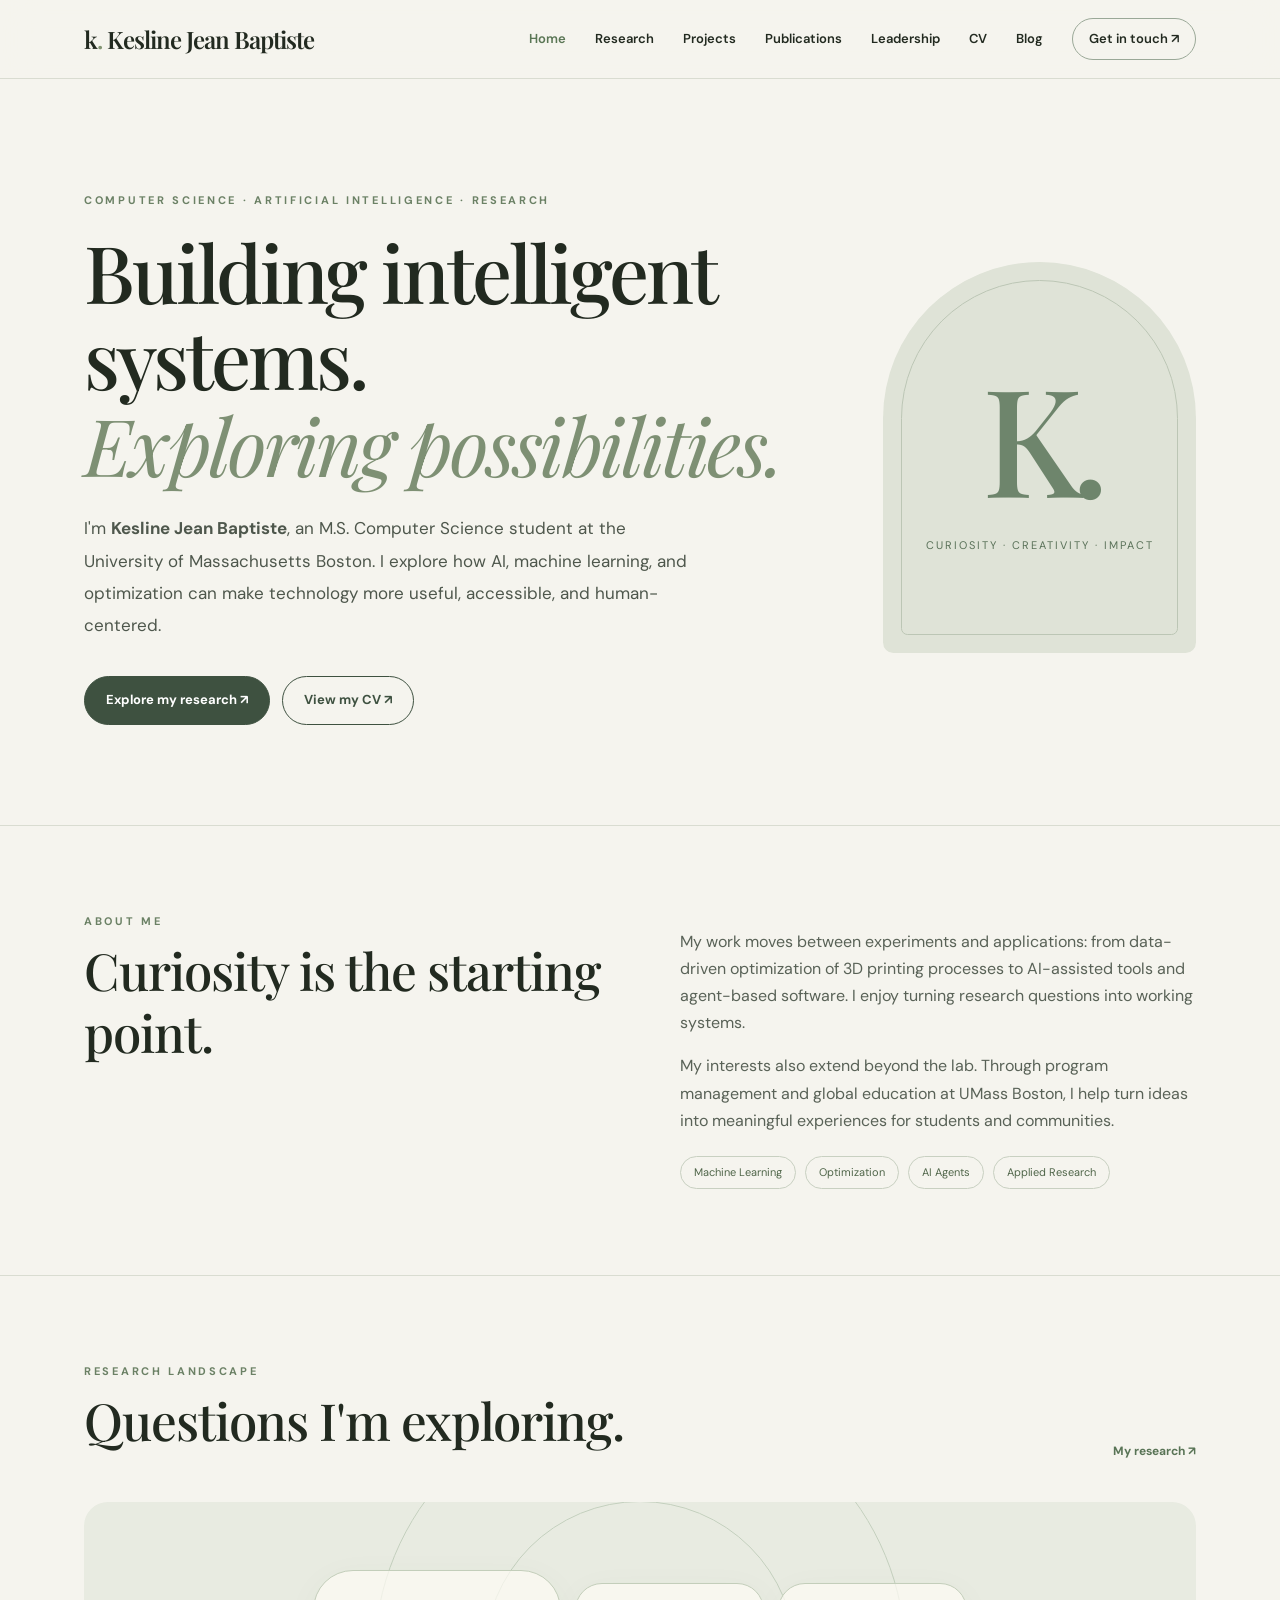
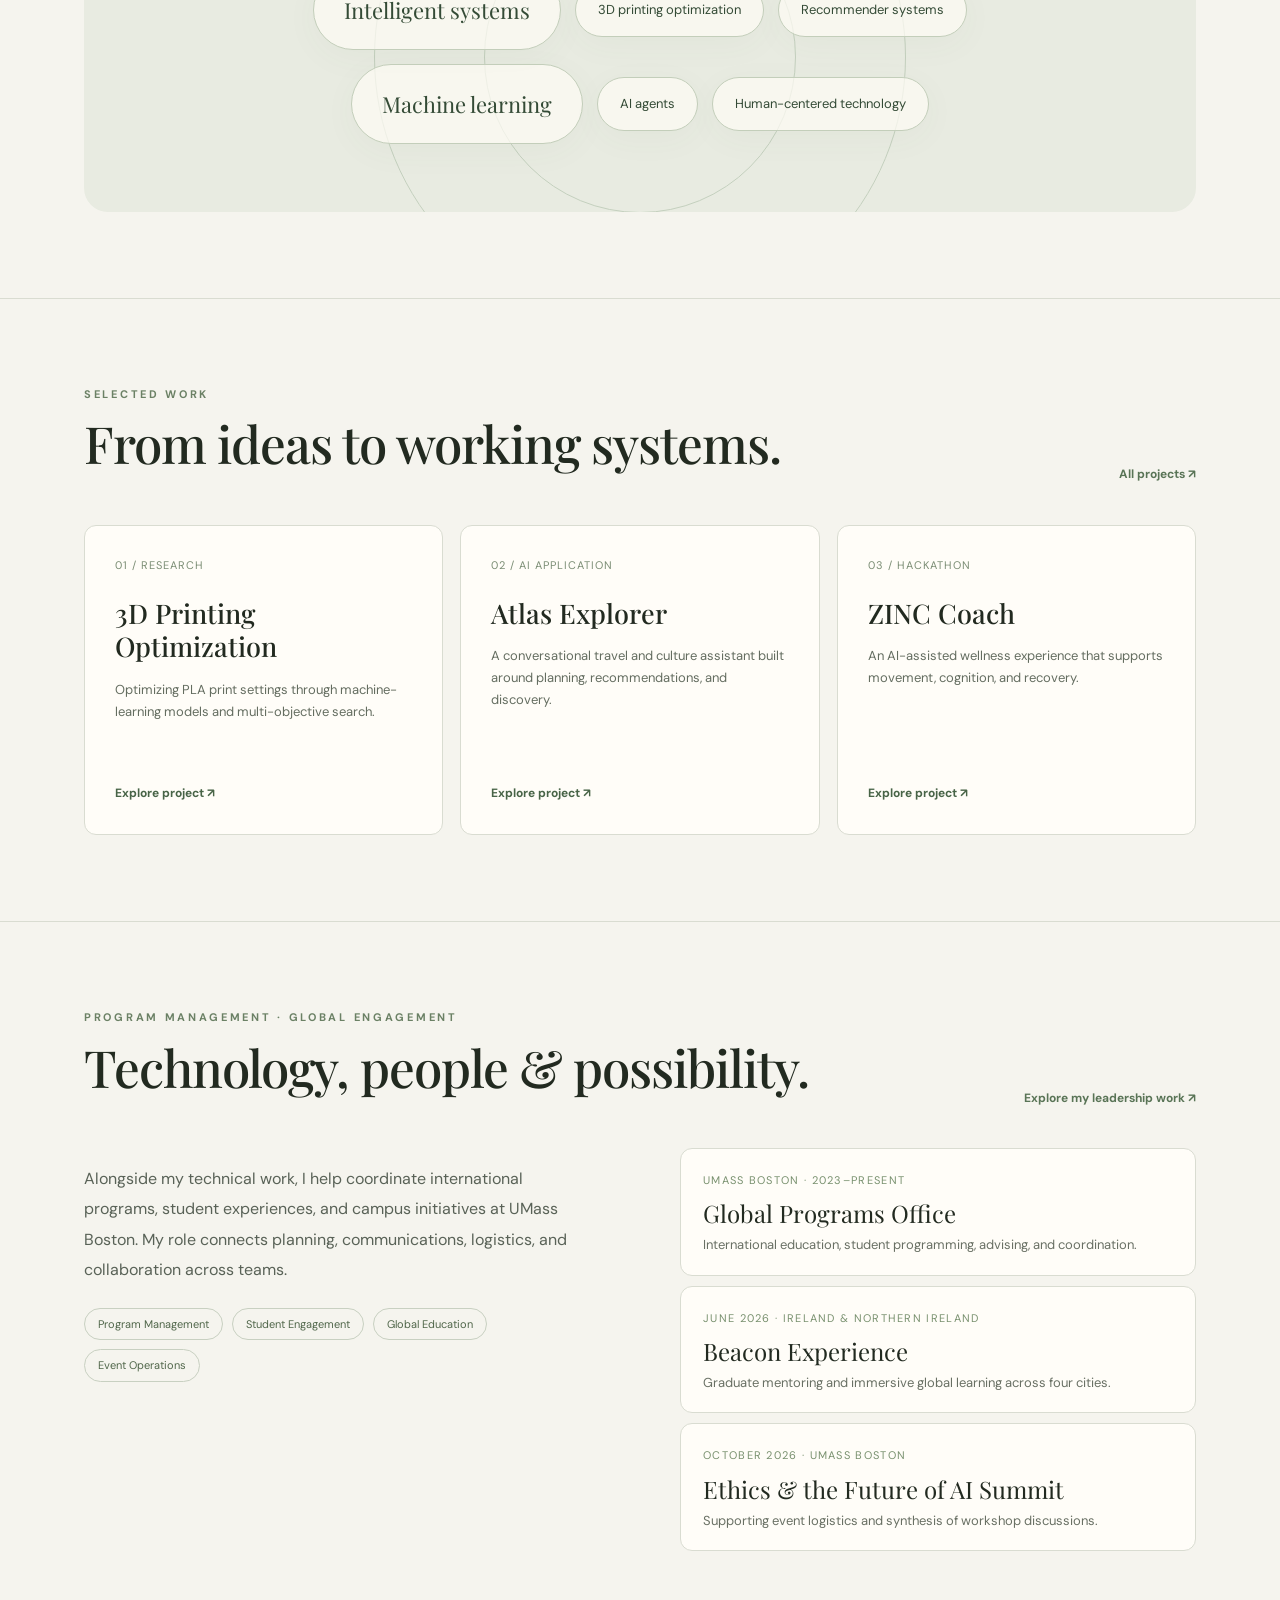
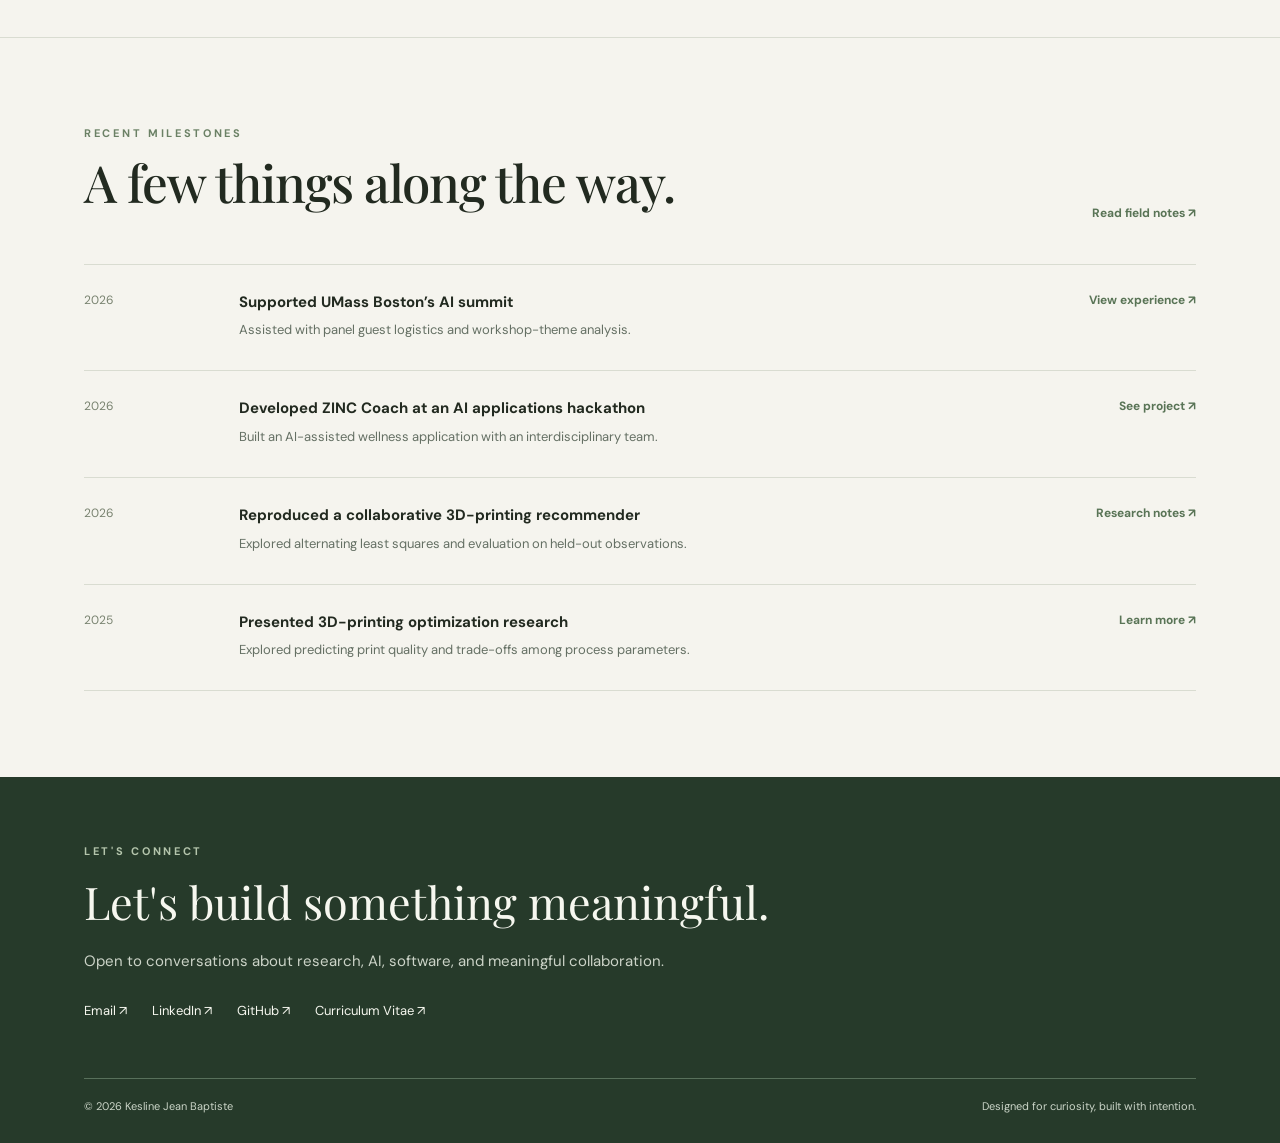
<file: index.html>
<!DOCTYPE html>

<html lang="en"><head><meta charset="utf-8"/><meta content="width=device-width,initial-scale=1" name="viewport"/><meta content="Kesline Jean Baptiste — AI, machine learning, optimization and software engineering researcher and developer." name="description"/><meta content="#f5f4ee" name="theme-color"/><title>Kesline Jean Baptiste | AI &amp; Computer Science</title><link href="assets/style.css" rel="stylesheet"/></head><body><header class="nav"><div class="nav-inner"><a class="brand" href="index.html">k<span>.</span> Kesline Jean Baptiste</a><button aria-label="Toggle navigation" class="menu-btn">☰</button><nav aria-label="Main navigation" class="nav-links"><a class="active" href="index.html">Home</a><a class="" href="research.html">Research</a><a class="" href="projects.html">Projects</a><a class="" href="publications.html">Publications</a><a href="leadership.html">Leadership</a><a class="" href="cv.html">CV</a><a class="" href="blog.html">Blog</a><a class="contact" href="mailto:YOUR_EMAIL@example.com">Get in touch ↗</a></nav></div></header><main><div class="container"><section class="hero"><div><div class="eyebrow">COMPUTER SCIENCE · ARTIFICIAL INTELLIGENCE · RESEARCH</div><h1>Building intelligent systems.<br/><em>Exploring possibilities.</em></h1><p class="lead">I'm <strong>Kesline Jean Baptiste</strong>, an M.S. Computer Science student at the University of Massachusetts Boston. I explore how AI, machine learning, and optimization can make technology more useful, accessible, and human-centered.</p><div class="hero-actions"><a class="btn" href="research.html">Explore my research ↗</a><a class="btn secondary" href="cv.html">View my CV ↗</a></div></div><div aria-label="Stylized monogram artwork" class="portrait-block"><span class="monogram">K.</span><span class="portrait-note">Curiosity · Creativity · Impact</span></div></section></div><section class="section"><div class="container"><div class="intro-columns"><div><div class="eyebrow">ABOUT ME</div><h2 class="section-title">Curiosity is the starting point.</h2></div><div><p>My work moves between experiments and applications: from data-driven optimization of 3D printing processes to AI-assisted tools and agent-based software. I enjoy turning research questions into working systems.</p><p>My interests also extend beyond the lab. Through program management and global education at UMass Boston, I help turn ideas into meaningful experiences for students and communities.</p><div class="pill-row"><span class="pill">Machine Learning</span><span class="pill">Optimization</span><span class="pill">AI Agents</span><span class="pill">Applied Research</span></div></div></div></div></section><section class="section"><div class="container"><div class="section-top"><div><div class="eyebrow">RESEARCH LANDSCAPE</div><h2>Questions I'm exploring.</h2></div><a class="small-link" href="research.html">My research ↗</a></div><div class="landscape"><div class="landscape-inner"><a class="bubble lg" href="research.html">Intelligent systems</a><a class="bubble" href="research.html#optimization">3D printing optimization</a><a class="bubble" href="research.html#recommenders">Recommender systems</a><a class="bubble lg" href="research.html#ml">Machine learning</a><a class="bubble" href="projects.html">AI agents</a><a class="bubble" href="projects.html">Human-centered technology</a></div></div></div></section><section class="section"><div class="container"><div class="section-top"><div><div class="eyebrow">SELECTED WORK</div><h2>From ideas to working systems.</h2></div><a class="small-link" href="projects.html">All projects ↗</a></div><div class="cards"><a class="card" href="research.html#optimization"><div class="card-num">01 / RESEARCH</div><h3>3D Printing Optimization</h3><p>Optimizing PLA print settings through machine-learning models and multi-objective search.</p><span class="more">Explore project ↗</span></a><a class="card" href="projects.html#atlas"><div class="card-num">02 / AI APPLICATION</div><h3>Atlas Explorer</h3><p>A conversational travel and culture assistant built around planning, recommendations, and discovery.</p><span class="more">Explore project ↗</span></a><a class="card" href="projects.html#zinc"><div class="card-num">03 / HACKATHON</div><h3>ZINC Coach</h3><p>An AI-assisted wellness experience that supports movement, cognition, and recovery.</p><span class="more">Explore project ↗</span></a></div></div></section><section class="section" id="global-engagement"><div class="container"><div class="section-top"><div><div class="eyebrow">PROGRAM MANAGEMENT · GLOBAL ENGAGEMENT</div><h2>Technology, people &amp; possibility.</h2></div><a class="small-link" href="leadership.html">Explore my leadership work ↗</a></div><div class="intro-columns"><div><p class="lead">Alongside my technical work, I help coordinate international programs, student experiences, and campus initiatives at UMass Boston. My role connects planning, communications, logistics, and collaboration across teams.</p><div class="pill-row"><span class="pill">Program Management</span><span class="pill">Student Engagement</span><span class="pill">Global Education</span><span class="pill">Event Operations</span></div></div><div class="feature-stack"><a class="feature-link" href="leadership.html#global-programs"><span class="meta">UMASS BOSTON · 2023–PRESENT</span><h3>Global Programs Office</h3><p>International education, student programming, advising, and coordination.</p></a><a class="feature-link" href="leadership.html#ireland"><span class="meta">JUNE 2026 · IRELAND &amp; NORTHERN IRELAND</span><h3>Beacon Experience</h3><p>Graduate mentoring and immersive global learning across four cities.</p></a><a class="feature-link" href="leadership.html#ai-summit"><span class="meta">OCTOBER 2026 · UMASS BOSTON</span><h3>Ethics &amp; the Future of AI Summit</h3><p>Supporting event logistics and synthesis of workshop discussions.</p></a></div></div></div></section><section class="section"><div class="container"><div class="section-top"><div><div class="eyebrow">RECENT MILESTONES</div><h2>A few things along the way.</h2></div><a class="small-link" href="blog.html">Read field notes ↗</a></div><div class="timeline"><div class="timeline-row"><time>2026</time><div><strong>Supported UMass Boston’s AI summit</strong><p>Assisted with panel guest logistics and workshop-theme analysis.</p></div><a class="small-link" href="leadership.html#ai-summit">View experience ↗</a></div><div class="timeline-row"><time>2026</time><div><strong>Developed ZINC Coach at an AI applications hackathon</strong><p>Built an AI-assisted wellness application with an interdisciplinary team.</p></div><a class="small-link" href="projects.html#zinc">See project ↗</a></div><div class="timeline-row"><time>2026</time><div><strong>Reproduced a collaborative 3D-printing recommender</strong><p>Explored alternating least squares and evaluation on held-out observations.</p></div><a class="small-link" href="research.html#recommenders">Research notes ↗</a></div><div class="timeline-row"><time>2025</time><div><strong>Presented 3D-printing optimization research</strong><p>Explored predicting print quality and trade-offs among process parameters.</p></div><a class="small-link" href="research.html#optimization">Learn more ↗</a></div></div></div></section></main><footer class="footer"><div class="container"><div class="eyebrow" style="color:#b4c5ac">LET'S CONNECT</div><h2>Let's build something meaningful.</h2><p>Open to conversations about research, AI, software, and meaningful collaboration.</p><div class="footer-links"><a href="mailto:YOUR_EMAIL@example.com">Email ↗</a><a href="https://www.linkedin.com/in/ACoAAC0dOpMBU0cs8Mscuj_RD8gCt-ywckI0emI" rel="noopener" target="_blank">LinkedIn ↗</a><a href="https://github.com/Kesline" rel="noopener" target="_blank">GitHub ↗</a><a href="cv.html">Curriculum Vitae ↗</a></div><div class="footer-bottom"><span>© 2026 Kesline Jean Baptiste</span><span>Designed for curiosity, built with intention.</span></div></div></footer><script src="assets/script.js"></script></body></html>
</file>
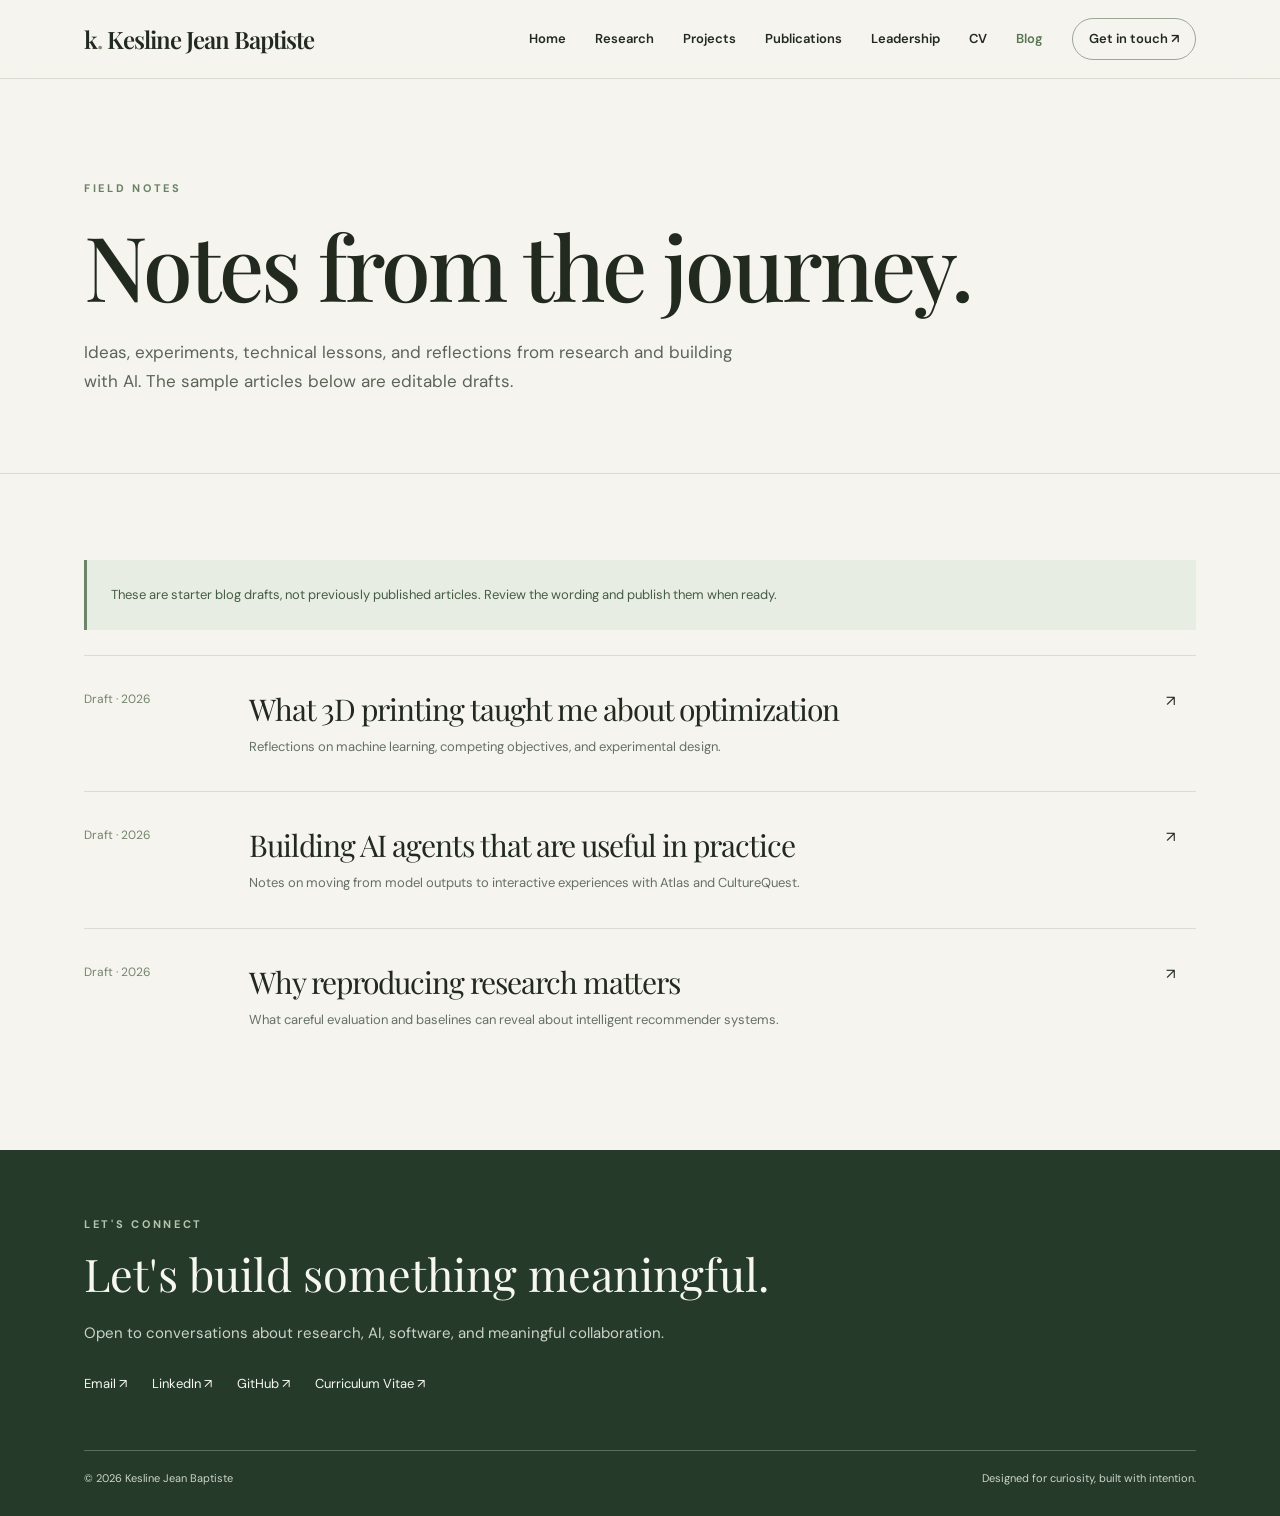
<file: blog.html>
<!DOCTYPE html>
<html lang="en"><head><meta charset="utf-8"/><meta content="width=device-width,initial-scale=1" name="viewport"/><meta content="Kesline Jean Baptiste — AI, machine learning, optimization and software engineering researcher and developer." name="description"/><meta content="#f5f4ee" name="theme-color"/><title>Blog | AI &amp; Computer Science</title><link href="assets/style.css" rel="stylesheet"/></head><body><header class="nav"><div class="nav-inner"><a class="brand" href="index.html">k<span>.</span> Kesline Jean Baptiste</a><button aria-label="Toggle navigation" class="menu-btn">☰</button><nav aria-label="Main navigation" class="nav-links"><a class="" href="index.html">Home</a><a class="" href="research.html">Research</a><a class="" href="projects.html">Projects</a><a class="" href="publications.html">Publications</a><a href="leadership.html">Leadership</a><a class="" href="cv.html">CV</a><a class="active" href="blog.html">Blog</a><a class="contact" href="mailto:YOUR_EMAIL@example.com">Get in touch ↗</a></nav></div></header><main><div class="container"><header class="page-head"><div class="eyebrow">FIELD NOTES</div><h1>Notes from the journey.</h1><p>Ideas, experiments, technical lessons, and reflections from research and building with AI. The sample articles below are editable drafts.</p></header></div><section class="section"><div class="container"><div class="notice" style="margin-bottom:25px">These are starter blog drafts, not previously published articles. Review the wording and publish them when ready.</div><a class="post-row" href="blog/optimization.html"><time>Draft · 2026</time><div><h2>What 3D printing taught me about optimization</h2><p>Reflections on machine learning, competing objectives, and experimental design.</p></div><span>↗</span></a><a class="post-row" href="blog/agents.html"><time>Draft · 2026</time><div><h2>Building AI agents that are useful in practice</h2><p>Notes on moving from model outputs to interactive experiences with Atlas and CultureQuest.</p></div><span>↗</span></a><a class="post-row" href="blog/reproducibility.html"><time>Draft · 2026</time><div><h2>Why reproducing research matters</h2><p>What careful evaluation and baselines can reveal about intelligent recommender systems.</p></div><span>↗</span></a></div></section></main><footer class="footer"><div class="container"><div class="eyebrow" style="color:#b4c5ac">LET'S CONNECT</div><h2>Let's build something meaningful.</h2><p>Open to conversations about research, AI, software, and meaningful collaboration.</p><div class="footer-links"><a href="mailto:YOUR_EMAIL@example.com">Email ↗</a><a href="https://www.linkedin.com/in/ACoAAC0dOpMBU0cs8Mscuj_RD8gCt-ywckI0emI" rel="noopener" target="_blank">LinkedIn ↗</a><a href="https://github.com/Kesline" rel="noopener" target="_blank">GitHub ↗</a><a href="cv.html">Curriculum Vitae ↗</a></div><div class="footer-bottom"><span>© 2026 Kesline Jean Baptiste</span><span>Designed for curiosity, built with intention.</span></div></div></footer><script src="assets/script.js"></script></body></html>
</file>
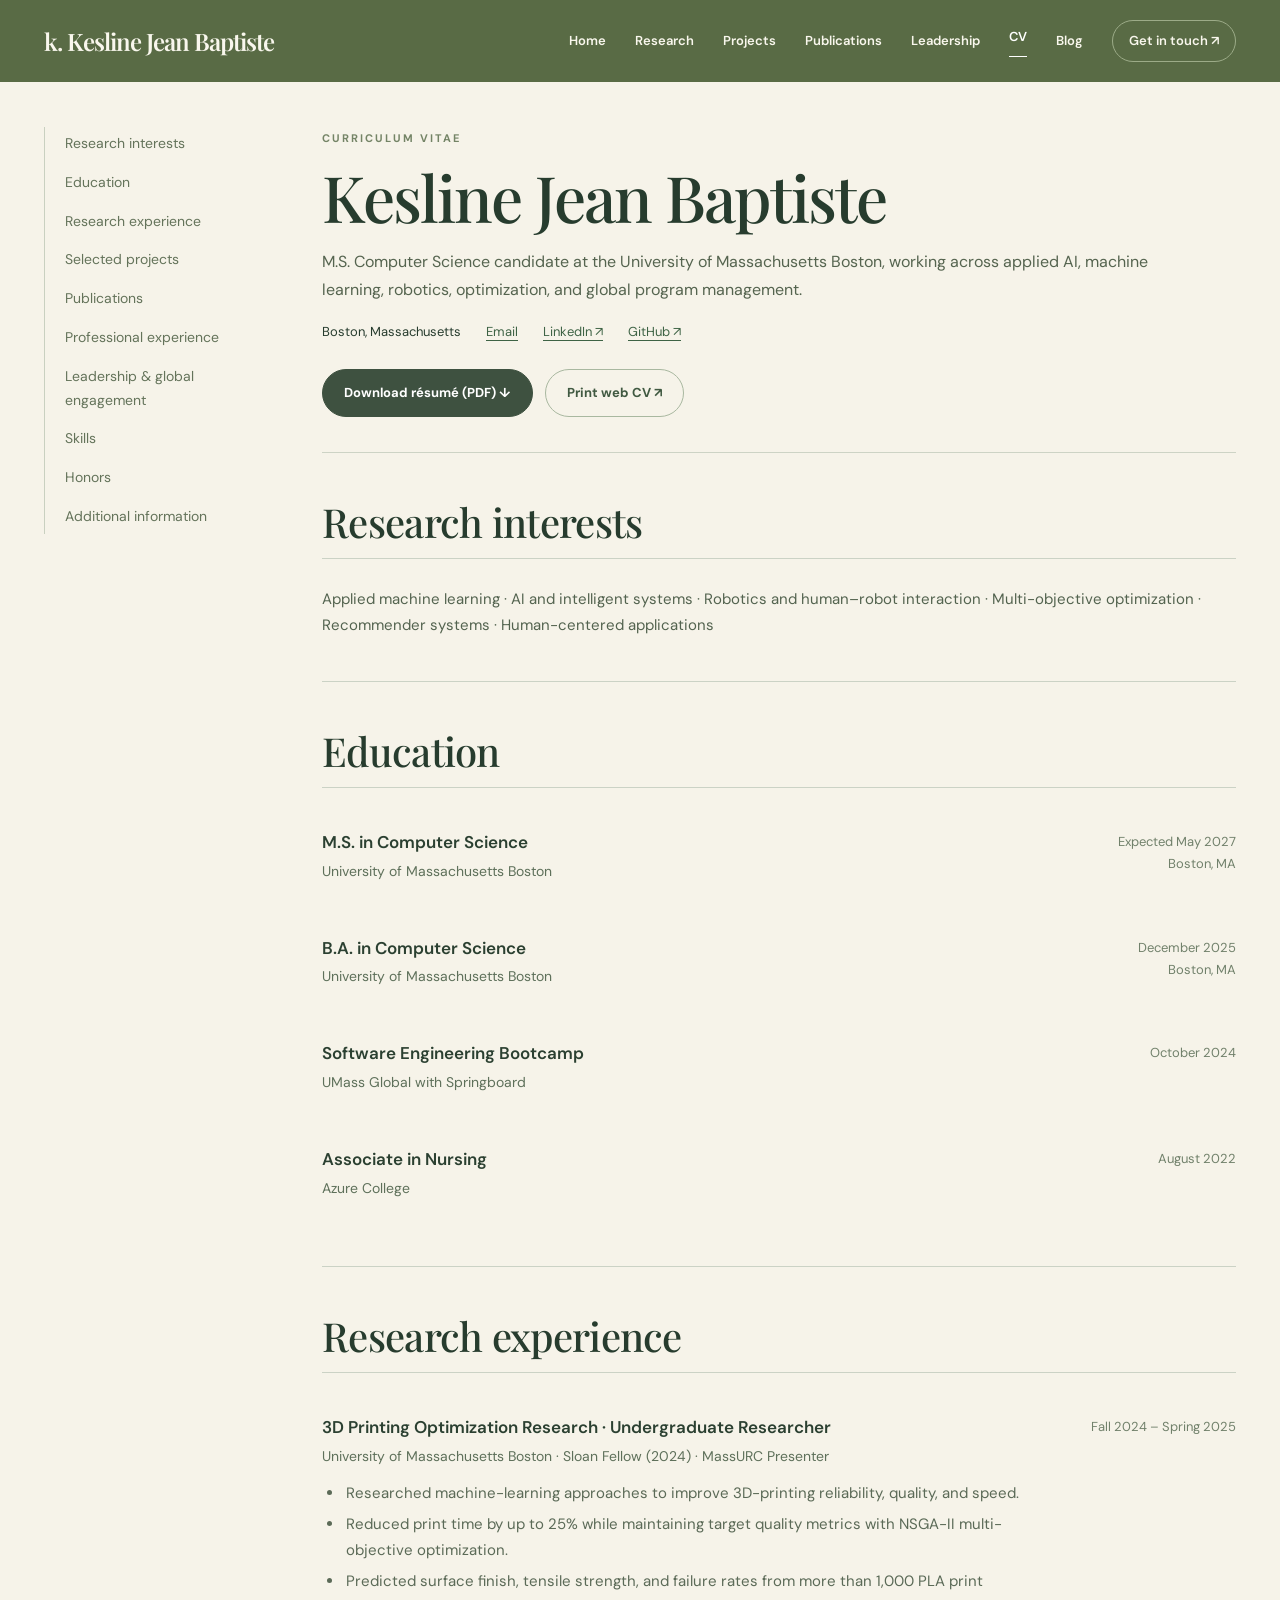
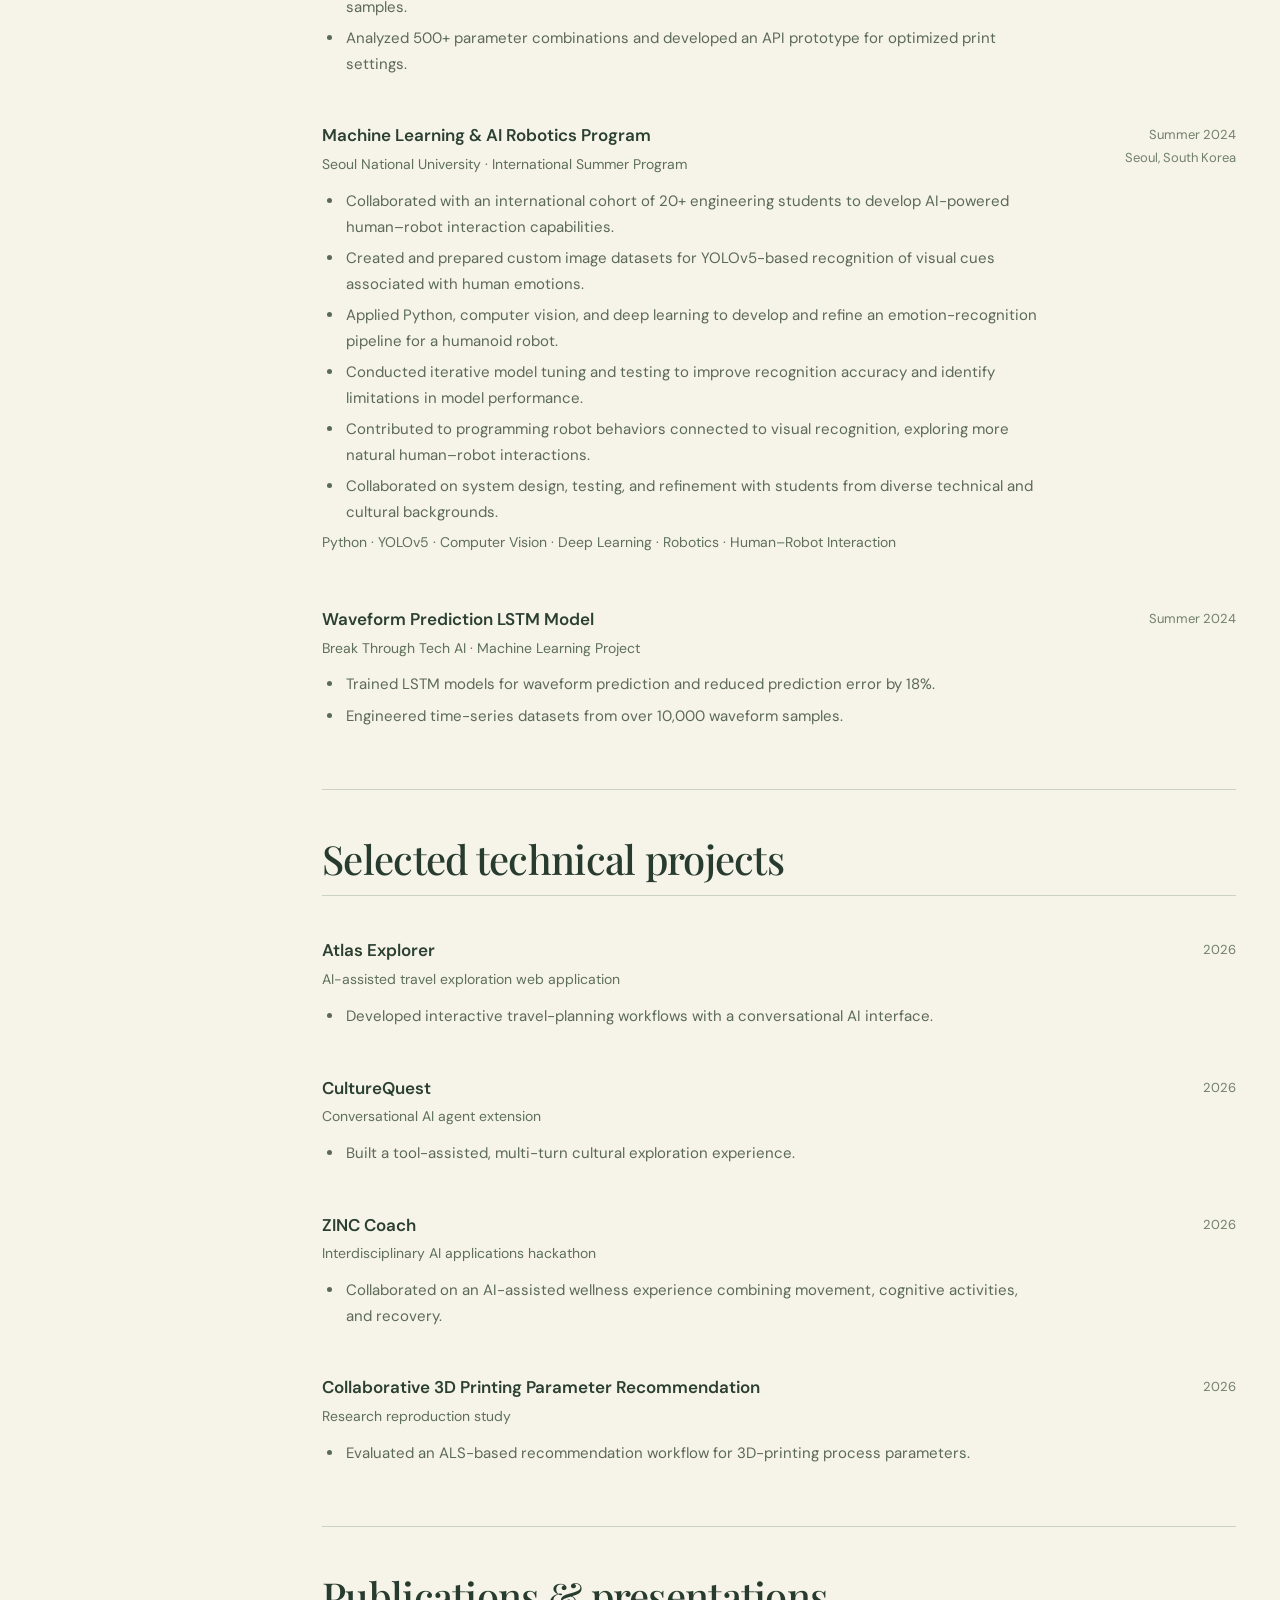
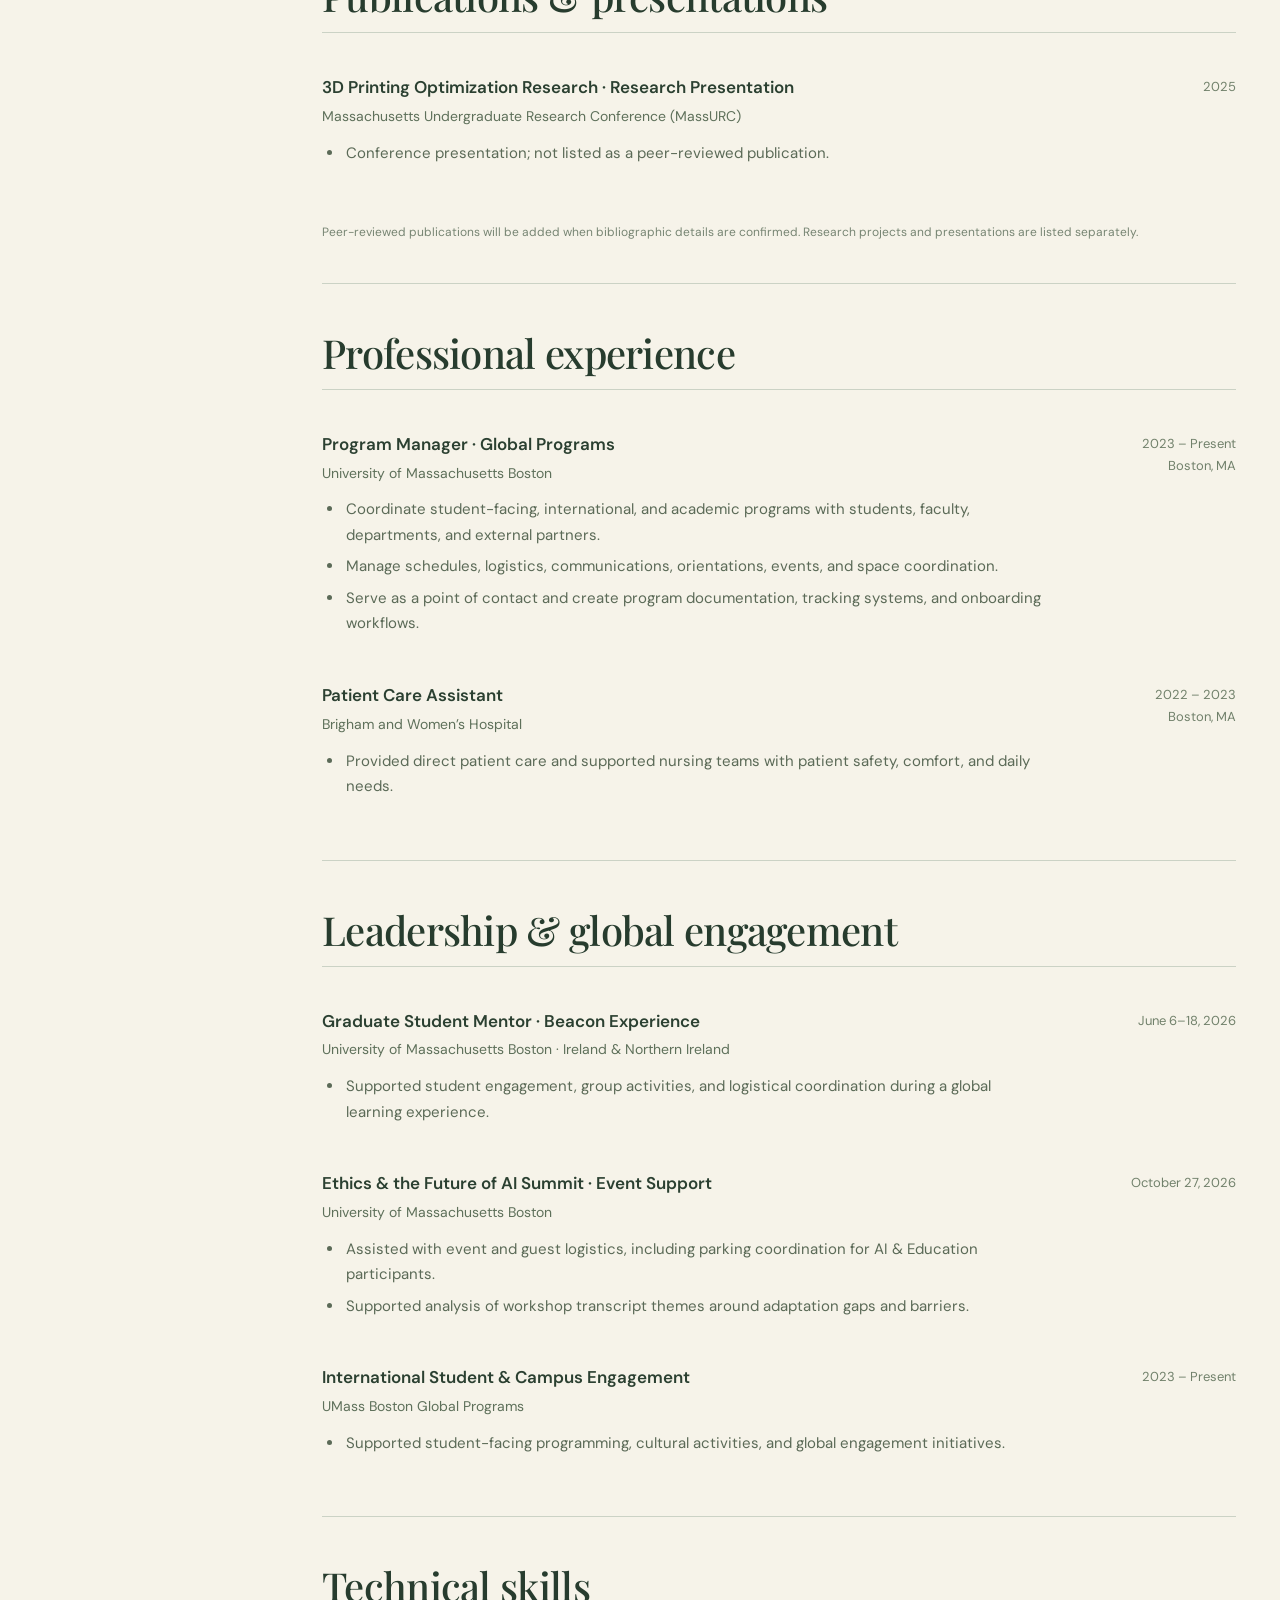
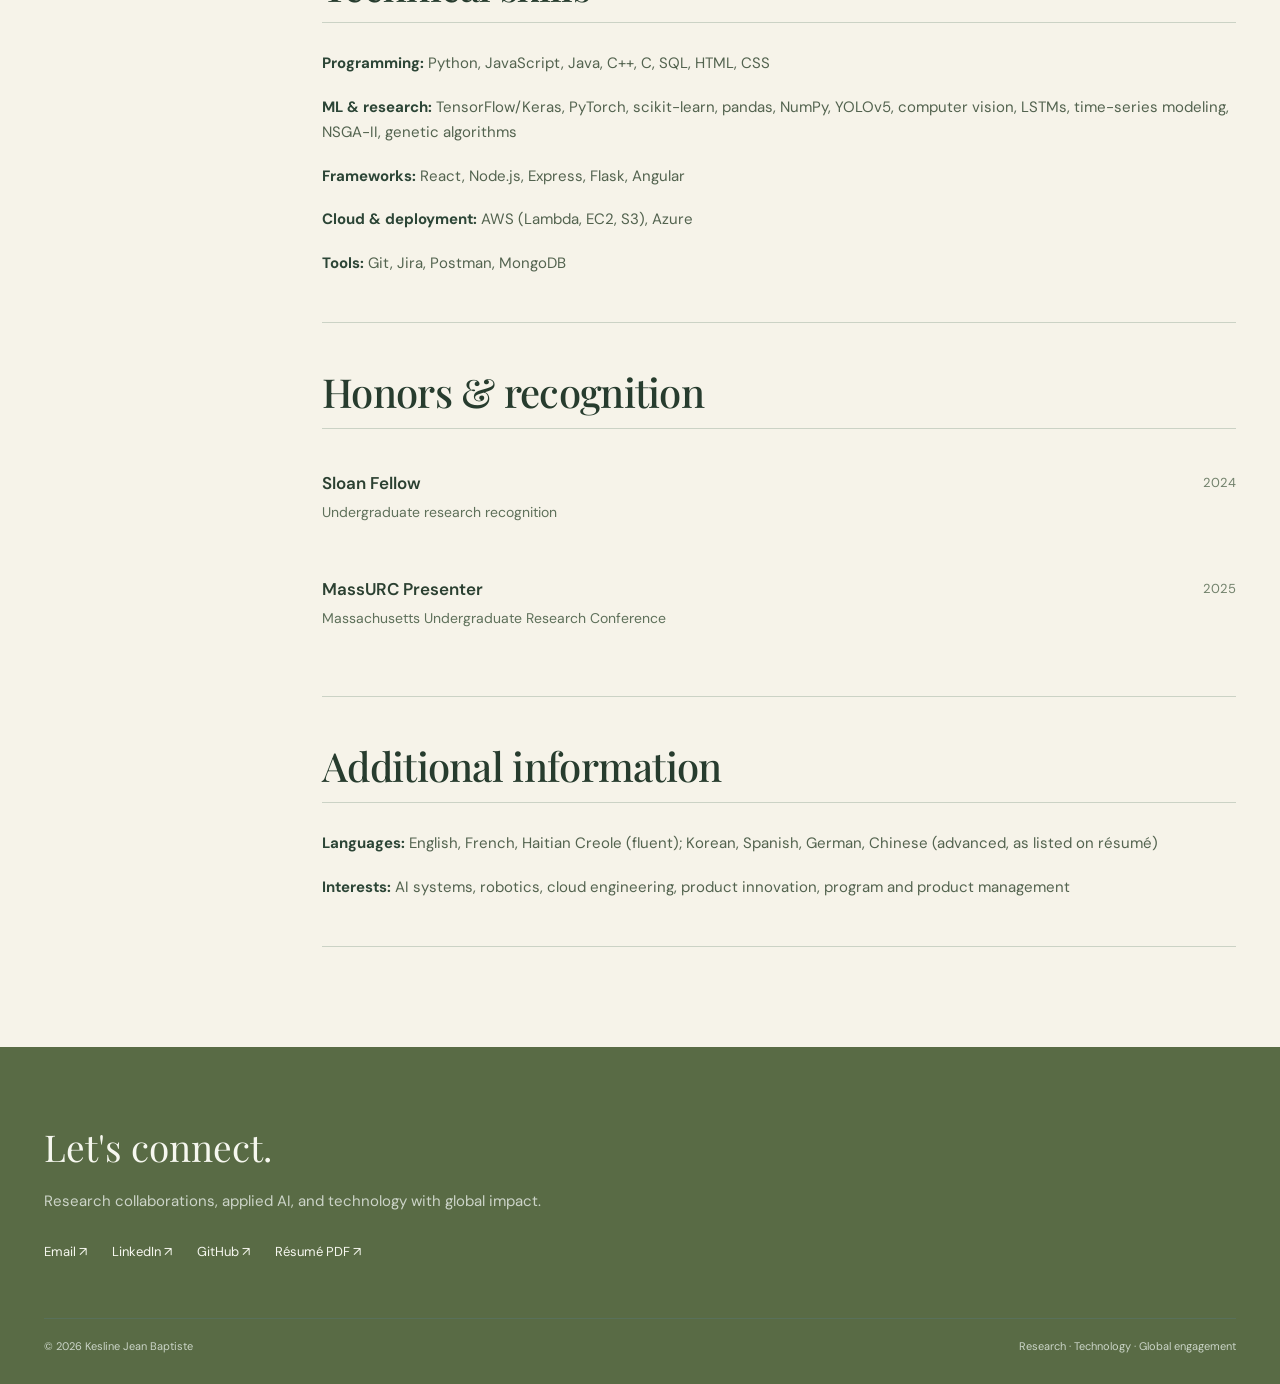
<file: cv.html>
<!DOCTYPE html><html lang="en"><head><meta charset="utf-8"><meta name="viewport" content="width=device-width,initial-scale=1"><meta name="description" content="Kesline Jean Baptiste - academic CV, research, program management and leadership"><title>CV | Kesline Jean Baptiste</title><link rel="stylesheet" href="assets/style.css"></head>
<body class="cv-page"><header class="nav"><div class="nav-inner"><a class="brand" href="index.html">k<span>.</span> Kesline Jean Baptiste</a><button aria-label="Toggle navigation" class="menu-btn">☰</button><nav aria-label="Main navigation" class="nav-links"><a href="index.html">Home</a><a href="research.html">Research</a><a href="projects.html">Projects</a><a href="publications.html">Publications</a><a href="leadership.html">Leadership</a><a class="active" href="cv.html">CV</a><a href="blog.html">Blog</a><a class="contact" href="mailto:diogenekeslin@gmail.com">Get in touch ↗</a></nav></div></header>
<main class="cv-layout"><aside class="cv-sidebar" aria-label="CV section navigation"><div class="cv-sidebar-inner"><a href="#interests">Research interests</a><a href="#education">Education</a><a href="#research">Research experience</a><a href="#projects">Selected projects</a><a href="#publications">Publications</a><a href="#professional">Professional experience</a><a href="#leadership">Leadership & global engagement</a><a href="#skills">Skills</a><a href="#honors">Honors</a><a href="#additional">Additional information</a></div></aside><div class="cv-content"><div class="cv-intro"><div class="cv-overline">Curriculum vitae</div><h1>Kesline Jean Baptiste</h1><p>M.S. Computer Science candidate at the University of Massachusetts Boston, working across applied AI, machine learning, robotics, optimization, and global program management.</p><div class="cv-contact-links"><span>Boston, Massachusetts</span><a href="mailto:diogenekeslin@gmail.com">Email</a><a href="https://www.linkedin.com/in/keslinejbaptiste" target="_blank" rel="noopener">LinkedIn ↗</a><a href="https://github.com/Kesline" target="_blank" rel="noopener">GitHub ↗</a></div><div class="cv-actions no-print"><a class="btn" href="assets/Kesline_Jean_Baptiste_CV.pdf" download>Download résumé (PDF) ↓</a><button type="button" class="btn secondary" onclick="window.print()">Print web CV ↗</button></div></div><section class="cv-group" id="interests"><h2>Research interests</h2><p class="text">Applied machine learning · AI and intelligent systems · Robotics and human–robot interaction · Multi-objective optimization · Recommender systems · Human-centered applications</p></section><section class="cv-group" id="education"><h2>Education</h2><article class="cv-record"><div><h3>M.S. in Computer Science</h3><p class="affiliation">University of Massachusetts Boston</p></div><div class="dates">Expected May 2027<div>Boston, MA</div></div></article><article class="cv-record"><div><h3>B.A. in Computer Science</h3><p class="affiliation">University of Massachusetts Boston</p></div><div class="dates">December 2025<div>Boston, MA</div></div></article><article class="cv-record"><div><h3>Software Engineering Bootcamp</h3><p class="affiliation">UMass Global with Springboard</p></div><div class="dates">October 2024</div></article><article class="cv-record"><div><h3>Associate in Nursing</h3><p class="affiliation">Azure College</p></div><div class="dates">August 2022</div></article></section><section class="cv-group" id="research"><h2>Research experience</h2><article class="cv-record"><div><h3>3D Printing Optimization Research · Undergraduate Researcher</h3><p class="affiliation">University of Massachusetts Boston · Sloan Fellow (2024) · MassURC Presenter</p><ul><li>Researched machine-learning approaches to improve 3D-printing reliability, quality, and speed.</li><li>Reduced print time by up to 25% while maintaining target quality metrics with NSGA-II multi-objective optimization.</li><li>Predicted surface finish, tensile strength, and failure rates from more than 1,000 PLA print samples.</li><li>Analyzed 500+ parameter combinations and developed an API prototype for optimized print settings.</li></ul></div><div class="dates">Fall 2024 – Spring 2025</div></article><article class="cv-record"><div><h3>Machine Learning &amp; AI Robotics Program</h3><p class="affiliation">Seoul National University · International Summer Program</p><ul><li>Collaborated with an international cohort of 20+ engineering students to develop AI-powered human–robot interaction capabilities.</li><li>Created and prepared custom image datasets for YOLOv5-based recognition of visual cues associated with human emotions.</li><li>Applied Python, computer vision, and deep learning to develop and refine an emotion-recognition pipeline for a humanoid robot.</li><li>Conducted iterative model tuning and testing to improve recognition accuracy and identify limitations in model performance.</li><li>Contributed to programming robot behaviors connected to visual recognition, exploring more natural human–robot interactions.</li><li>Collaborated on system design, testing, and refinement with students from diverse technical and cultural backgrounds.</li></ul><p class="affiliation">Python · YOLOv5 · Computer Vision · Deep Learning · Robotics · Human–Robot Interaction</p></div><div class="dates">Summer 2024<div>Seoul, South Korea</div></div></article><article class="cv-record"><div><h3>Waveform Prediction LSTM Model</h3><p class="affiliation">Break Through Tech AI · Machine Learning Project</p><ul><li>Trained LSTM models for waveform prediction and reduced prediction error by 18%.</li><li>Engineered time-series datasets from over 10,000 waveform samples.</li></ul></div><div class="dates">Summer 2024</div></article></section><section class="cv-group" id="projects"><h2>Selected technical projects</h2><article class="cv-record"><div><h3>Atlas Explorer</h3><p class="affiliation">AI-assisted travel exploration web application</p><ul><li>Developed interactive travel-planning workflows with a conversational AI interface.</li></ul></div><div class="dates">2026</div></article><article class="cv-record"><div><h3>CultureQuest</h3><p class="affiliation">Conversational AI agent extension</p><ul><li>Built a tool-assisted, multi-turn cultural exploration experience.</li></ul></div><div class="dates">2026</div></article><article class="cv-record"><div><h3>ZINC Coach</h3><p class="affiliation">Interdisciplinary AI applications hackathon</p><ul><li>Collaborated on an AI-assisted wellness experience combining movement, cognitive activities, and recovery.</li></ul></div><div class="dates">2026</div></article><article class="cv-record"><div><h3>Collaborative 3D Printing Parameter Recommendation</h3><p class="affiliation">Research reproduction study</p><ul><li>Evaluated an ALS-based recommendation workflow for 3D-printing process parameters.</li></ul></div><div class="dates">2026</div></article></section><section class="cv-group" id="publications"><h2>Publications & presentations</h2><article class="cv-record"><div><h3>3D Printing Optimization Research · Research Presentation</h3><p class="affiliation">Massachusetts Undergraduate Research Conference (MassURC)</p><ul><li>Conference presentation; not listed as a peer-reviewed publication.</li></ul></div><div class="dates">2025</div></article><p class="cv-footnote">Peer-reviewed publications will be added when bibliographic details are confirmed. Research projects and presentations are listed separately.</p></section><section class="cv-group" id="professional"><h2>Professional experience</h2><article class="cv-record"><div><h3>Program Manager · Global Programs</h3><p class="affiliation">University of Massachusetts Boston</p><ul><li>Coordinate student-facing, international, and academic programs with students, faculty, departments, and external partners.</li><li>Manage schedules, logistics, communications, orientations, events, and space coordination.</li><li>Serve as a point of contact and create program documentation, tracking systems, and onboarding workflows.</li></ul></div><div class="dates">2023 – Present<div>Boston, MA</div></div></article><article class="cv-record"><div><h3>Patient Care Assistant</h3><p class="affiliation">Brigham and Women’s Hospital</p><ul><li>Provided direct patient care and supported nursing teams with patient safety, comfort, and daily needs.</li></ul></div><div class="dates">2022 – 2023<div>Boston, MA</div></div></article></section><section class="cv-group" id="leadership"><h2>Leadership & global engagement</h2><article class="cv-record"><div><h3>Graduate Student Mentor · Beacon Experience</h3><p class="affiliation">University of Massachusetts Boston · Ireland &amp; Northern Ireland</p><ul><li>Supported student engagement, group activities, and logistical coordination during a global learning experience.</li></ul></div><div class="dates">June 6–18, 2026</div></article><article class="cv-record"><div><h3>Ethics &amp; the Future of AI Summit · Event Support</h3><p class="affiliation">University of Massachusetts Boston</p><ul><li>Assisted with event and guest logistics, including parking coordination for AI &amp; Education participants.</li><li>Supported analysis of workshop transcript themes around adaptation gaps and barriers.</li></ul></div><div class="dates">October 27, 2026</div></article><article class="cv-record"><div><h3>International Student &amp; Campus Engagement</h3><p class="affiliation">UMass Boston Global Programs</p><ul><li>Supported student-facing programming, cultural activities, and global engagement initiatives.</li></ul></div><div class="dates">2023 – Present</div></article></section><section class="cv-group" id="skills"><h2>Technical skills</h2><div class="cv-list">
<p><strong>Programming:</strong> Python, JavaScript, Java, C++, C, SQL, HTML, CSS</p>
<p><strong>ML & research:</strong> TensorFlow/Keras, PyTorch, scikit-learn, pandas, NumPy, YOLOv5, computer vision, LSTMs, time-series modeling, NSGA-II, genetic algorithms</p>
<p><strong>Frameworks:</strong> React, Node.js, Express, Flask, Angular</p>
<p><strong>Cloud & deployment:</strong> AWS (Lambda, EC2, S3), Azure</p>
<p><strong>Tools:</strong> Git, Jira, Postman, MongoDB</p></div></section><section class="cv-group" id="honors"><h2>Honors & recognition</h2><article class="cv-record"><div><h3>Sloan Fellow</h3><p class="affiliation">Undergraduate research recognition</p></div><div class="dates">2024</div></article><article class="cv-record"><div><h3>MassURC Presenter</h3><p class="affiliation">Massachusetts Undergraduate Research Conference</p></div><div class="dates">2025</div></article></section><section class="cv-group" id="additional"><h2>Additional information</h2><div class="cv-list"><p><strong>Languages:</strong> English, French, Haitian Creole (fluent); Korean, Spanish, German, Chinese (advanced, as listed on résumé)</p><p><strong>Interests:</strong> AI systems, robotics, cloud engineering, product innovation, program and product management</p></div></section></div></main>
<footer class="footer"><div class="container"><h2>Let's connect.</h2><p>Research collaborations, applied AI, and technology with global impact.</p><div class="footer-links"><a href="mailto:diogenekeslin@gmail.com">Email ↗</a><a href="https://www.linkedin.com/in/keslinejbaptiste" target="_blank" rel="noopener">LinkedIn ↗</a><a href="https://github.com/Kesline" target="_blank" rel="noopener">GitHub ↗</a><a href="assets/Kesline_Jean_Baptiste_CV.pdf">Résumé PDF ↗</a></div><div class="footer-bottom"><span>© 2026 Kesline Jean Baptiste</span><span>Research · Technology · Global engagement</span></div></div></footer><script src="assets/script.js"></script></body></html>
</file>
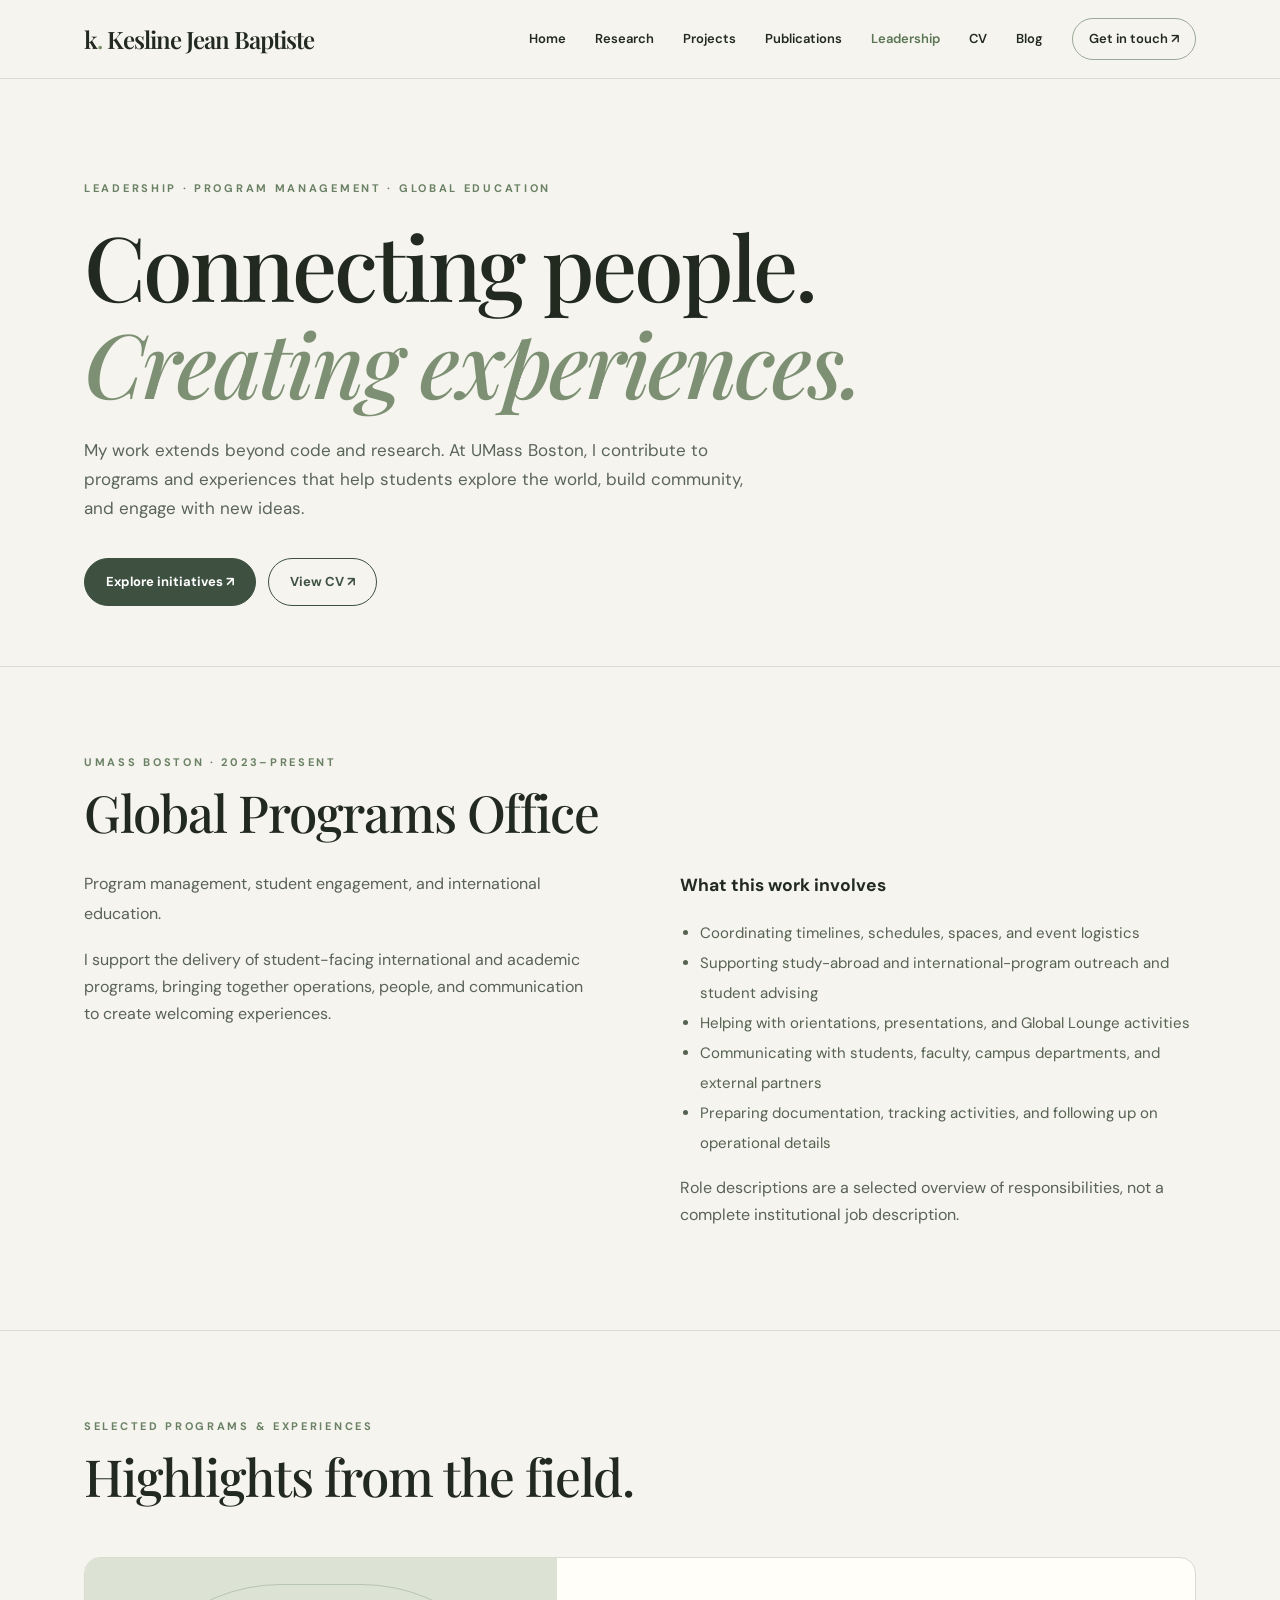
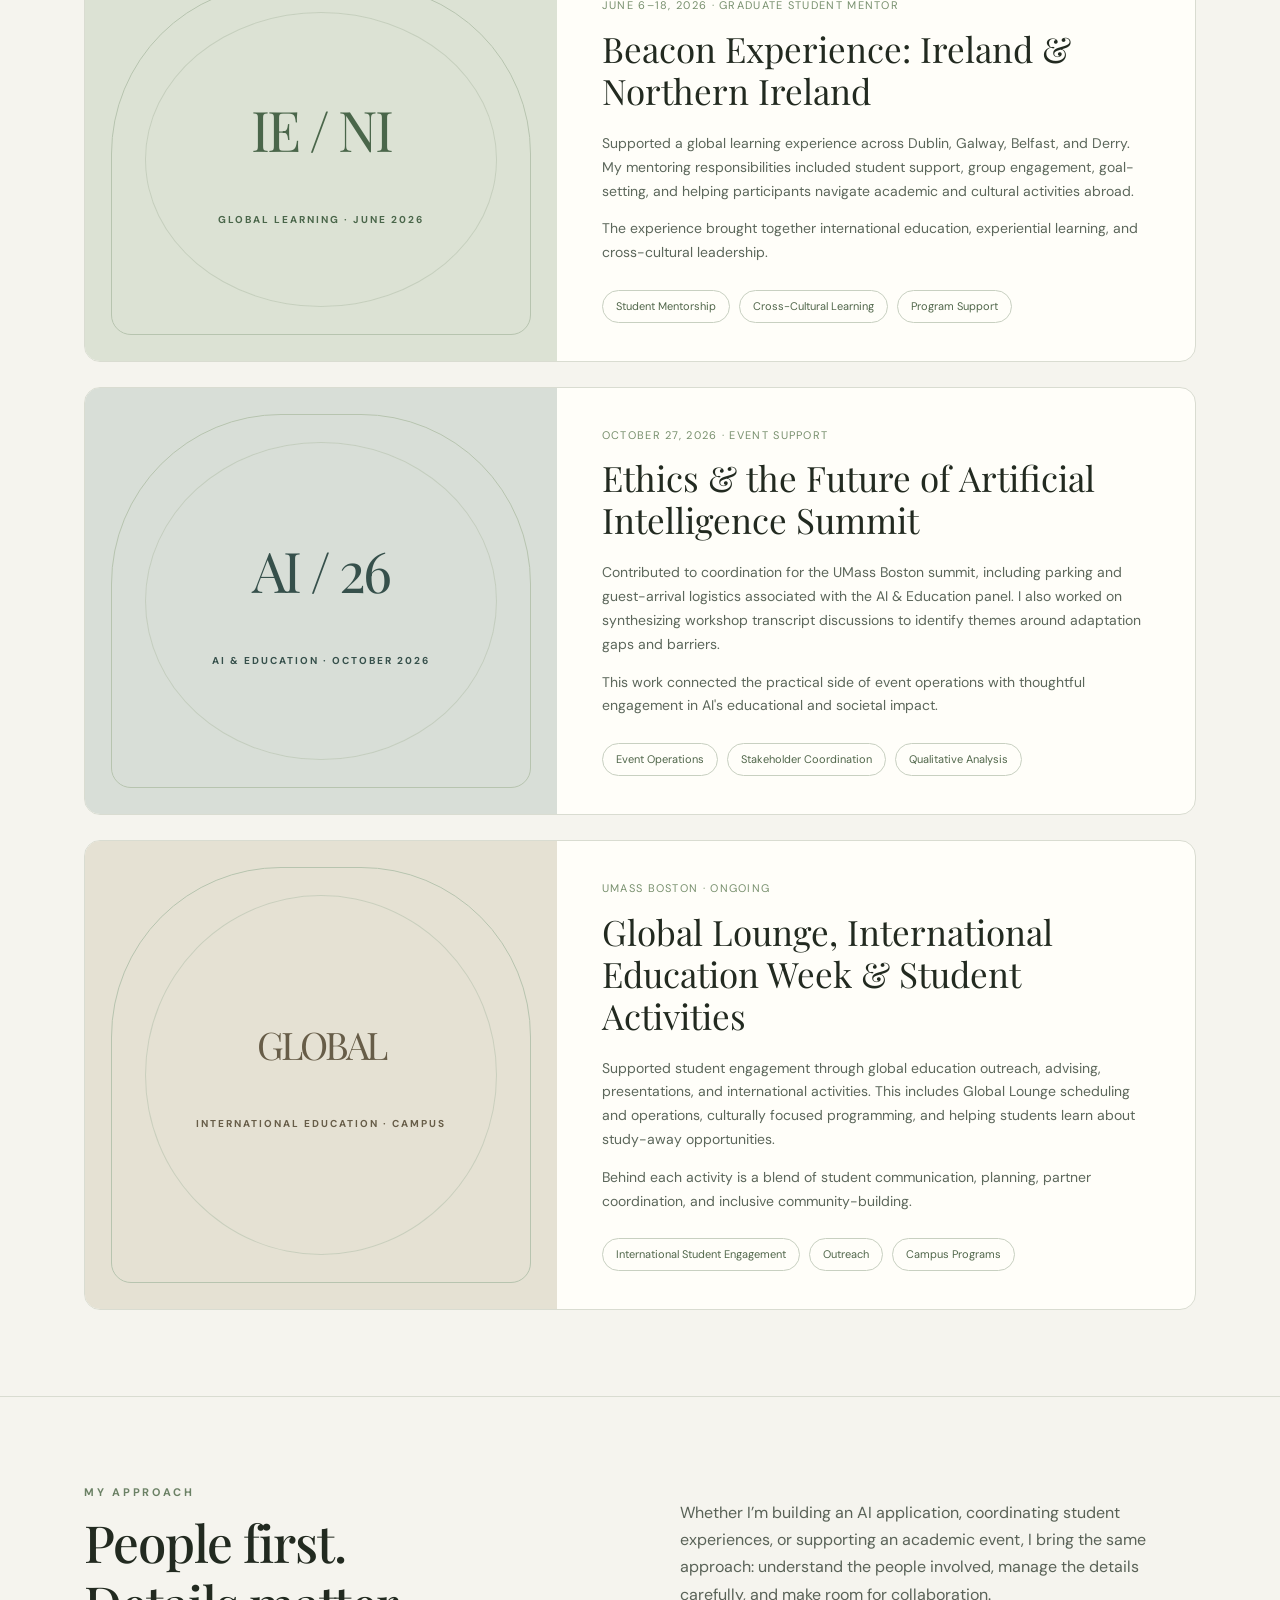
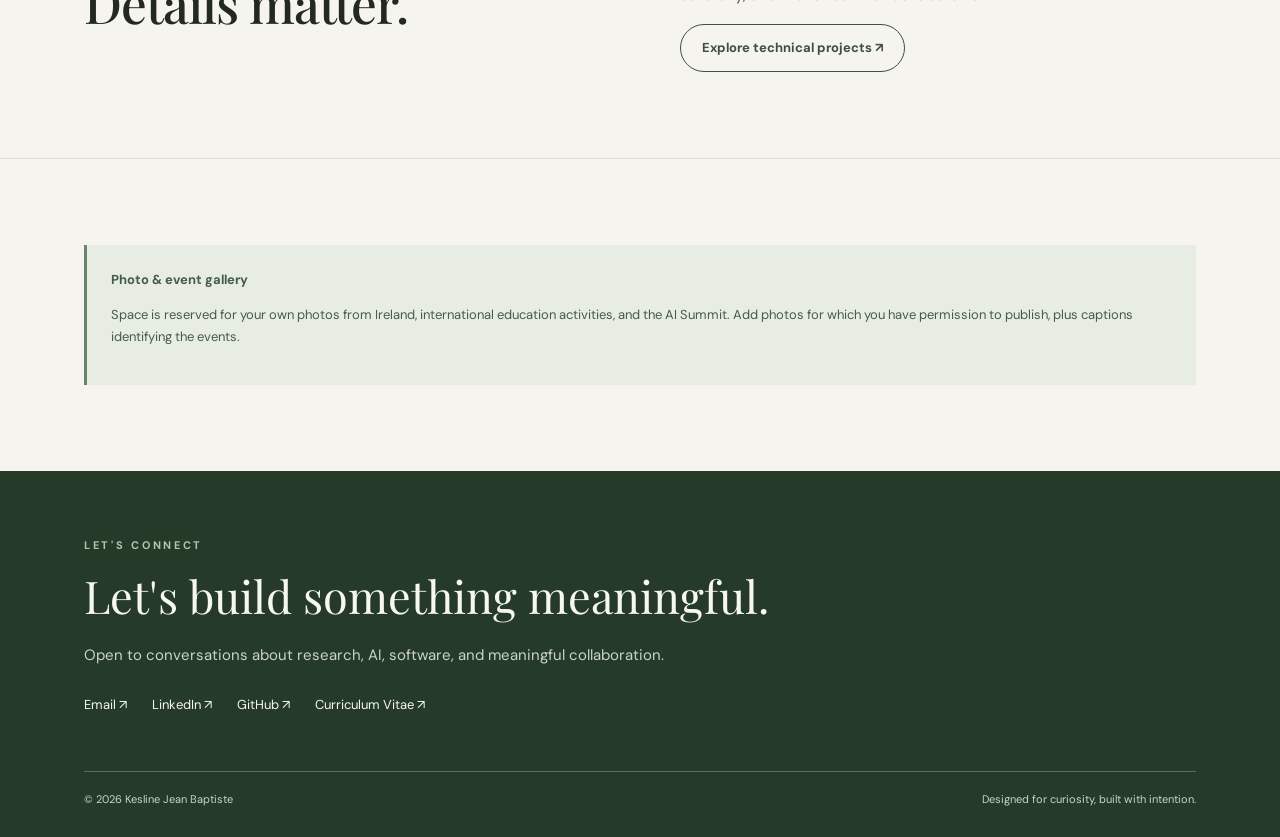
<file: leadership.html>
<!DOCTYPE html>
<html lang="en"><head><meta charset="utf-8"/><meta content="width=device-width,initial-scale=1" name="viewport"/><meta content="Kesline Jean Baptiste's program management, global education, and leadership work at UMass Boston, including Ireland and the AI Summit." name="description"/><meta content="#f5f4ee" name="theme-color"/><title>Leadership &amp; Global Engagement | Kesline Jean Baptiste</title><link href="assets/style.css" rel="stylesheet"/></head><body><header class="nav"><div class="nav-inner"><a class="brand" href="index.html">k<span>.</span> Kesline Jean Baptiste</a><button aria-label="Toggle navigation" class="menu-btn">☰</button><nav aria-label="Main navigation" class="nav-links"><a class="" href="index.html">Home</a><a class="" href="research.html">Research</a><a class="" href="projects.html">Projects</a><a class="" href="publications.html">Publications</a><a class="active" href="leadership.html">Leadership</a><a class="" href="cv.html">CV</a><a class="" href="blog.html">Blog</a><a class="contact" href="mailto:YOUR_EMAIL@example.com">Get in touch ↗</a></nav></div></header><main><div class="container"><header class="page-head"><div class="eyebrow">LEADERSHIP · PROGRAM MANAGEMENT · GLOBAL EDUCATION</div><h1>Connecting people.<br/><em>Creating experiences.</em></h1><p>My work extends beyond code and research. At UMass Boston, I contribute to programs and experiences that help students explore the world, build community, and engage with new ideas.</p><div class="hero-actions"><a class="btn" href="#selected-initiatives">Explore initiatives ↗</a><a class="btn secondary" href="cv.html">View CV ↗</a></div></header></div><section class="section" id="global-programs"><div class="container"><div class="eyebrow">UMASS BOSTON · 2023–PRESENT</div><h2 class="section-title">Global Programs Office</h2><div class="intro-columns"><div><p class="lead">Program management, student engagement, and international education.</p><p>I support the delivery of student-facing international and academic programs, bringing together operations, people, and communication to create welcoming experiences.</p></div><div><h3>What this work involves</h3><ul class="detail-list"><li>Coordinating timelines, schedules, spaces, and event logistics</li><li>Supporting study-abroad and international-program outreach and student advising</li><li>Helping with orientations, presentations, and Global Lounge activities</li><li>Communicating with students, faculty, campus departments, and external partners</li><li>Preparing documentation, tracking activities, and following up on operational details</li></ul><p class="small-note">Role descriptions are a selected overview of responsibilities, not a complete institutional job description.</p></div></div></div></section><section class="section" id="selected-initiatives"><div class="container"><div class="section-top"><div><div class="eyebrow">SELECTED PROGRAMS &amp; EXPERIENCES</div><h2>Highlights from the field.</h2></div></div><div class="experience-grid"><article class="experience-card" id="ireland"><div class="experience-visual ireland-visual"><span class="experience-symbol">IE / NI</span><span class="experience-visual-caption">GLOBAL LEARNING · JUNE 2026</span></div><div class="experience-copy"><div class="meta">JUNE 6–18, 2026 · GRADUATE STUDENT MENTOR</div><h3>Beacon Experience: Ireland &amp; Northern Ireland</h3><p>Supported a global learning experience across Dublin, Galway, Belfast, and Derry. My mentoring responsibilities included student support, group engagement, goal-setting, and helping participants navigate academic and cultural activities abroad.</p><p>The experience brought together international education, experiential learning, and cross-cultural leadership.</p><div class="pill-row"><span class="pill">Student Mentorship</span><span class="pill">Cross-Cultural Learning</span><span class="pill">Program Support</span></div></div></article><article class="experience-card" id="ai-summit"><div class="experience-visual summit-visual"><span class="experience-symbol">AI / 26</span><span class="experience-visual-caption">AI &amp; EDUCATION · OCTOBER 2026</span></div><div class="experience-copy"><div class="meta">OCTOBER 27, 2026 · EVENT SUPPORT</div><h3>Ethics &amp; the Future of Artificial Intelligence Summit</h3><p>Contributed to coordination for the UMass Boston summit, including parking and guest-arrival logistics associated with the AI &amp; Education panel. I also worked on synthesizing workshop transcript discussions to identify themes around adaptation gaps and barriers.</p><p>This work connected the practical side of event operations with thoughtful engagement in AI's educational and societal impact.</p><div class="pill-row"><span class="pill">Event Operations</span><span class="pill">Stakeholder Coordination</span><span class="pill">Qualitative Analysis</span></div></div></article><article class="experience-card" id="campus"><div class="experience-visual campus-visual"><span class="experience-symbol">GLOBAL</span><span class="experience-visual-caption">INTERNATIONAL EDUCATION · CAMPUS</span></div><div class="experience-copy"><div class="meta">UMASS BOSTON · ONGOING</div><h3>Global Lounge, International Education Week &amp; Student Activities</h3><p>Supported student engagement through global education outreach, advising, presentations, and international activities. This includes Global Lounge scheduling and operations, culturally focused programming, and helping students learn about study-away opportunities.</p><p>Behind each activity is a blend of student communication, planning, partner coordination, and inclusive community-building.</p><div class="pill-row"><span class="pill">International Student Engagement</span><span class="pill">Outreach</span><span class="pill">Campus Programs</span></div></div></article></div></div></section><section class="section"><div class="container"><div class="intro-columns"><div><div class="eyebrow">MY APPROACH</div><h2 class="section-title">People first.<br/>Details matter.</h2></div><div><p>Whether I’m building an AI application, coordinating student experiences, or supporting an academic event, I bring the same approach: understand the people involved, manage the details carefully, and make room for collaboration.</p><a class="btn secondary" href="projects.html">Explore technical projects ↗</a></div></div></div></section><section class="section"><div class="container"><div class="notice"><strong>Photo &amp; event gallery</strong><p>Space is reserved for your own photos from Ireland, international education activities, and the AI Summit. Add photos for which you have permission to publish, plus captions identifying the events.</p></div></div></section></main><footer class="footer"><div class="container"><div class="eyebrow" style="color:#b4c5ac">LET'S CONNECT</div><h2>Let's build something meaningful.</h2><p>Open to conversations about research, AI, software, and meaningful collaboration.</p><div class="footer-links"><a href="mailto:YOUR_EMAIL@example.com">Email ↗</a><a href="https://www.linkedin.com/in/ACoAAC0dOpMBU0cs8Mscuj_RD8gCt-ywckI0emI" rel="noopener" target="_blank">LinkedIn ↗</a><a href="https://github.com/Kesline" rel="noopener" target="_blank">GitHub ↗</a><a href="cv.html">Curriculum Vitae ↗</a></div><div class="footer-bottom"><span>© 2026 Kesline Jean Baptiste</span><span>Designed for curiosity, built with intention.</span></div></div></footer><script src="assets/script.js"></script></body></html>
</file>
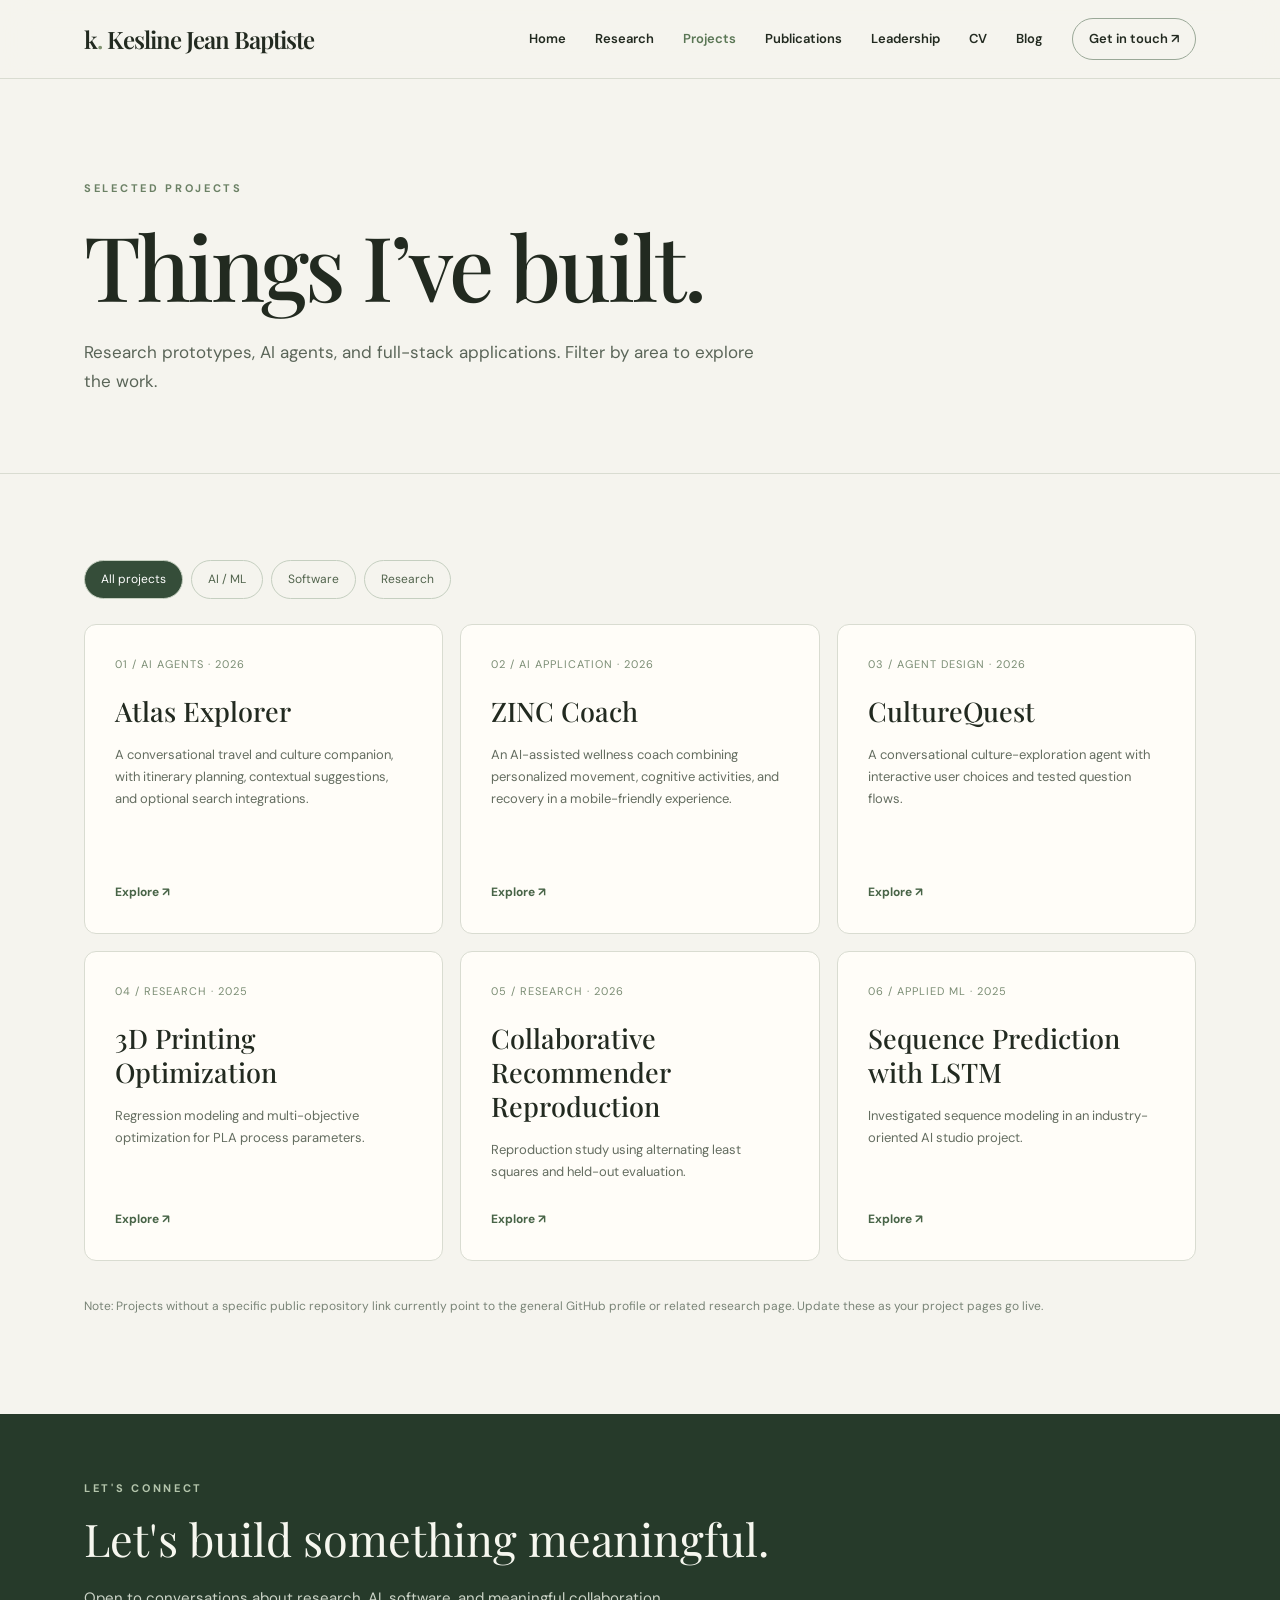
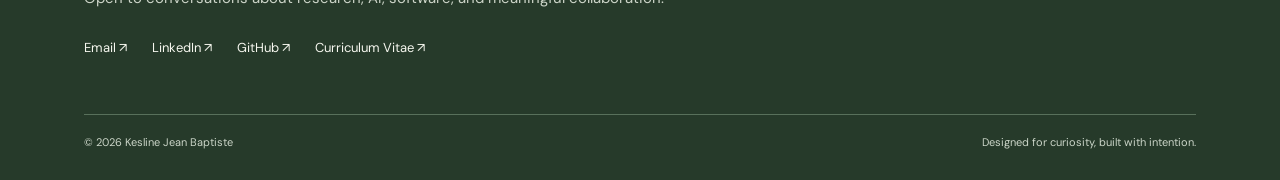
<file: projects.html>
<!DOCTYPE html>
<html lang="en"><head><meta charset="utf-8"/><meta content="width=device-width,initial-scale=1" name="viewport"/><meta content="Kesline Jean Baptiste — AI, machine learning, optimization and software engineering researcher and developer." name="description"/><meta content="#f5f4ee" name="theme-color"/><title>Projects | AI &amp; Computer Science</title><link href="assets/style.css" rel="stylesheet"/></head><body><header class="nav"><div class="nav-inner"><a class="brand" href="index.html">k<span>.</span> Kesline Jean Baptiste</a><button aria-label="Toggle navigation" class="menu-btn">☰</button><nav aria-label="Main navigation" class="nav-links"><a class="" href="index.html">Home</a><a class="" href="research.html">Research</a><a class="active" href="projects.html">Projects</a><a class="" href="publications.html">Publications</a><a href="leadership.html">Leadership</a><a class="" href="cv.html">CV</a><a class="" href="blog.html">Blog</a><a class="contact" href="mailto:YOUR_EMAIL@example.com">Get in touch ↗</a></nav></div></header><main><div class="container"><header class="page-head"><div class="eyebrow">SELECTED PROJECTS</div><h1>Things I’ve built.</h1><p>Research prototypes, AI agents, and full-stack applications. Filter by area to explore the work.</p></header></div><section class="section"><div class="container"><div class="filterbar"><button class="filter selected" data-filter="all">All projects</button><button class="filter" data-filter="ai">AI / ML</button><button class="filter" data-filter="software">Software</button><button class="filter" data-filter="research">Research</button></div><div class="cards"><article class="card project-card" data-tags="ai software" id="atlas"><span class="card-num">01 / AI AGENTS · 2026</span><h3>Atlas Explorer</h3><p>A conversational travel and culture companion, with itinerary planning, contextual suggestions, and optional search integrations.</p><a class="more" href="https://github.com/Kesline" rel="noopener" target="_blank">Explore ↗</a></article><article class="card project-card" data-tags="ai software" id="zinc"><span class="card-num">02 / AI APPLICATION · 2026</span><h3>ZINC Coach</h3><p>An AI-assisted wellness coach combining personalized movement, cognitive activities, and recovery in a mobile-friendly experience.</p><a class="more" href="https://github.com/alarconvv/ZINC_Hackathon2026" rel="noopener" target="_blank">Explore ↗</a></article><article class="card project-card" data-tags="ai software" id="culturequest"><span class="card-num">03 / AGENT DESIGN · 2026</span><h3>CultureQuest</h3><p>A conversational culture-exploration agent with interactive user choices and tested question flows.</p><a class="more" href="https://github.com/Kesline/Culturalquest_AI_agent" rel="noopener" target="_blank">Explore ↗</a></article><article class="card project-card" data-tags="ai research" id="printing"><span class="card-num">04 / RESEARCH · 2025</span><h3>3D Printing Optimization</h3><p>Regression modeling and multi-objective optimization for PLA process parameters.</p><a class="more" href="research.html#optimization">Explore ↗</a></article><article class="card project-card" data-tags="research ai" id="reproduction"><span class="card-num">05 / RESEARCH · 2026</span><h3>Collaborative Recommender Reproduction</h3><p>Reproduction study using alternating least squares and held-out evaluation.</p><a class="more" href="research.html#recommenders">Explore ↗</a></article><article class="card project-card" data-tags="ai research" id="cadence"><span class="card-num">06 / APPLIED ML · 2025</span><h3>Sequence Prediction with LSTM</h3><p>Investigated sequence modeling in an industry-oriented AI studio project.</p><a class="more" href="research.html#ml">Explore ↗</a></article></div><p style="margin-top:35px;color:#798477;font-size:12px">Note: Projects without a specific public repository link currently point to the general GitHub profile or related research page. Update these as your project pages go live.</p></div></section></main><footer class="footer"><div class="container"><div class="eyebrow" style="color:#b4c5ac">LET'S CONNECT</div><h2>Let's build something meaningful.</h2><p>Open to conversations about research, AI, software, and meaningful collaboration.</p><div class="footer-links"><a href="mailto:YOUR_EMAIL@example.com">Email ↗</a><a href="https://www.linkedin.com/in/ACoAAC0dOpMBU0cs8Mscuj_RD8gCt-ywckI0emI" rel="noopener" target="_blank">LinkedIn ↗</a><a href="https://github.com/Kesline" rel="noopener" target="_blank">GitHub ↗</a><a href="cv.html">Curriculum Vitae ↗</a></div><div class="footer-bottom"><span>© 2026 Kesline Jean Baptiste</span><span>Designed for curiosity, built with intention.</span></div></div></footer><script src="assets/script.js"></script></body></html>
</file>
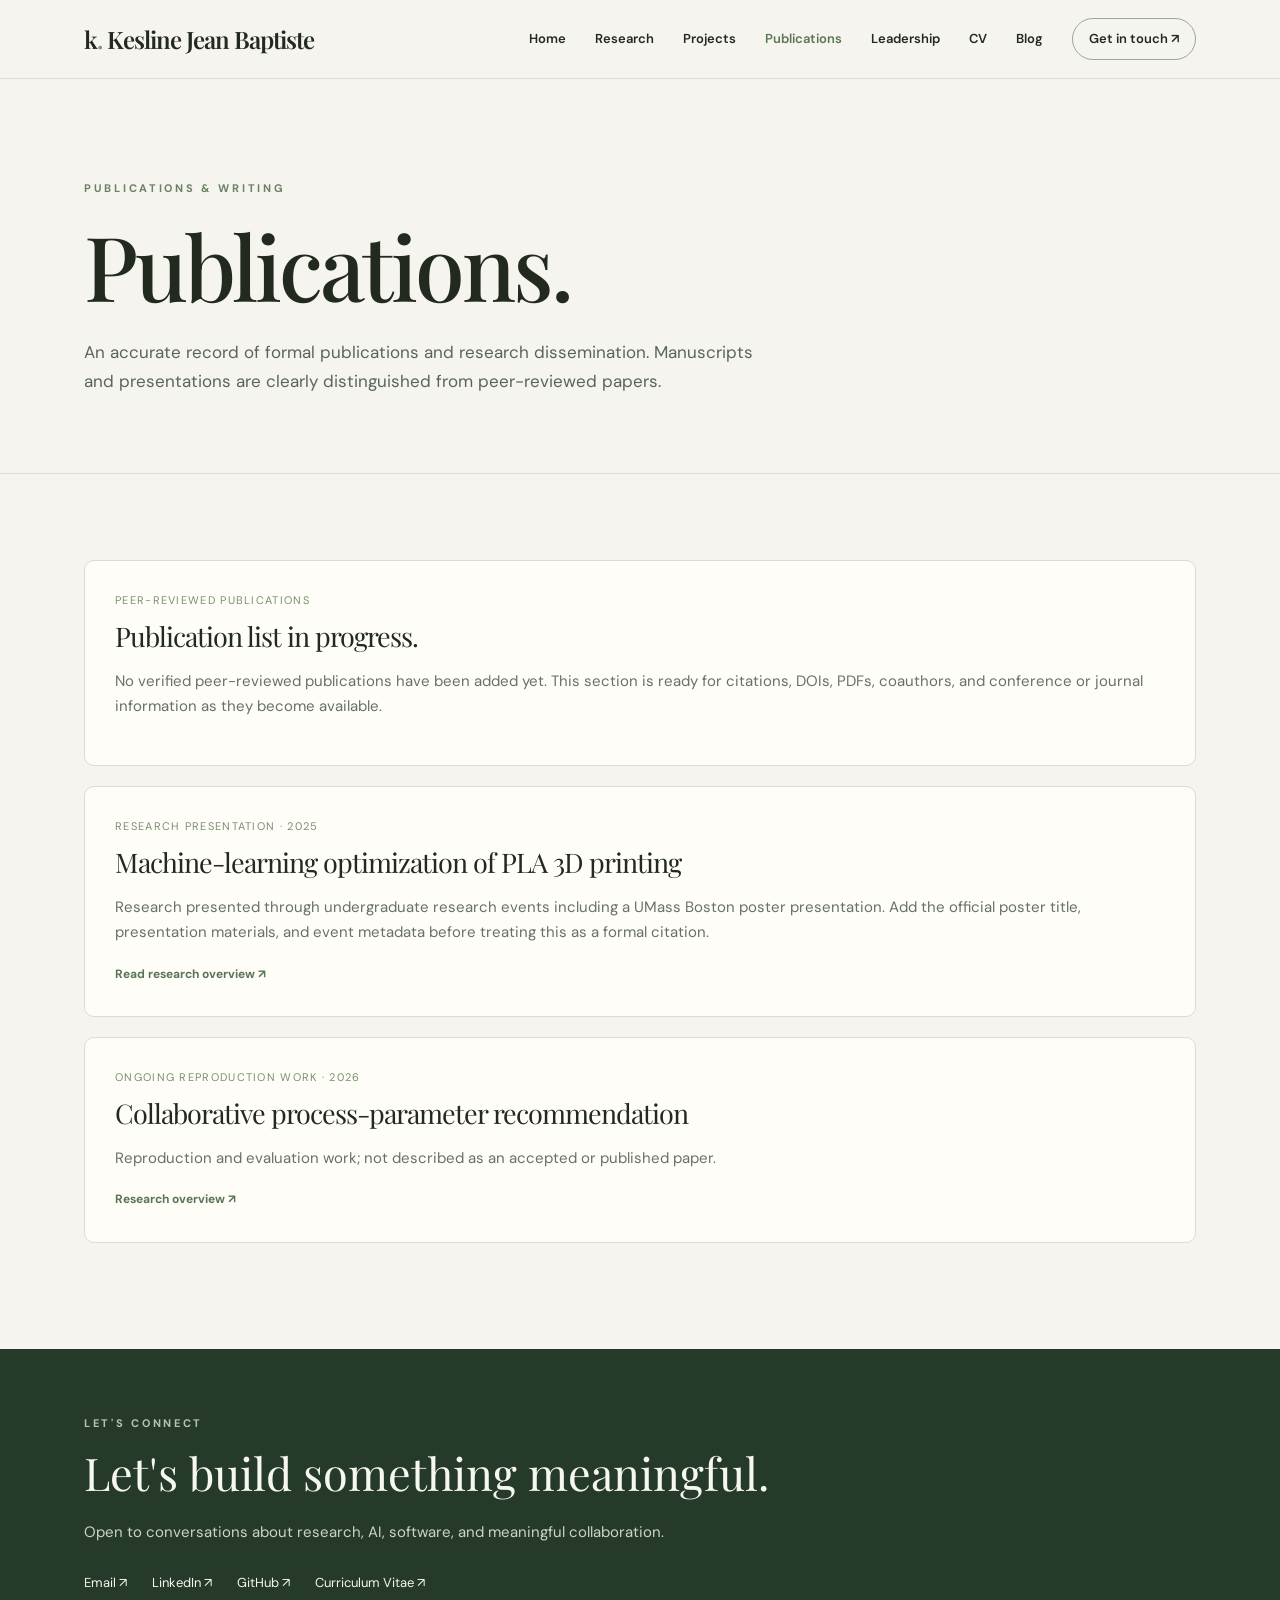
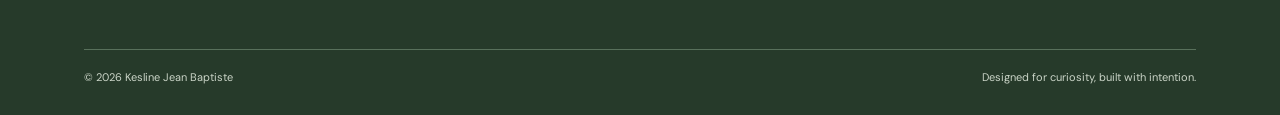
<file: publications.html>
<!DOCTYPE html>
<html lang="en"><head><meta charset="utf-8"/><meta content="width=device-width,initial-scale=1" name="viewport"/><meta content="Kesline Jean Baptiste — AI, machine learning, optimization and software engineering researcher and developer." name="description"/><meta content="#f5f4ee" name="theme-color"/><title>Publications | AI &amp; Computer Science</title><link href="assets/style.css" rel="stylesheet"/></head><body><header class="nav"><div class="nav-inner"><a class="brand" href="index.html">k<span>.</span> Kesline Jean Baptiste</a><button aria-label="Toggle navigation" class="menu-btn">☰</button><nav aria-label="Main navigation" class="nav-links"><a class="" href="index.html">Home</a><a class="" href="research.html">Research</a><a class="" href="projects.html">Projects</a><a class="active" href="publications.html">Publications</a><a href="leadership.html">Leadership</a><a class="" href="cv.html">CV</a><a class="" href="blog.html">Blog</a><a class="contact" href="mailto:YOUR_EMAIL@example.com">Get in touch ↗</a></nav></div></header><main><div class="container"><header class="page-head"><div class="eyebrow">PUBLICATIONS &amp; WRITING</div><h1>Publications.</h1><p>An accurate record of formal publications and research dissemination. Manuscripts and presentations are clearly distinguished from peer-reviewed papers.</p></header></div><section class="section"><div class="container"><div class="pub-card"><div class="meta">PEER-REVIEWED PUBLICATIONS</div><h2>Publication list in progress.</h2><p>No verified peer-reviewed publications have been added yet. This section is ready for citations, DOIs, PDFs, coauthors, and conference or journal information as they become available.</p></div><div class="pub-card"><div class="meta">RESEARCH PRESENTATION · 2025</div><h2>Machine-learning optimization of PLA 3D printing</h2><p>Research presented through undergraduate research events including a UMass Boston poster presentation. Add the official poster title, presentation materials, and event metadata before treating this as a formal citation.</p><a class="small-link" href="research.html#optimization">Read research overview ↗</a></div><div class="pub-card"><div class="meta">ONGOING REPRODUCTION WORK · 2026</div><h2>Collaborative process-parameter recommendation</h2><p>Reproduction and evaluation work; not described as an accepted or published paper.</p><a class="small-link" href="research.html#recommenders">Research overview ↗</a></div></div></section></main><footer class="footer"><div class="container"><div class="eyebrow" style="color:#b4c5ac">LET'S CONNECT</div><h2>Let's build something meaningful.</h2><p>Open to conversations about research, AI, software, and meaningful collaboration.</p><div class="footer-links"><a href="mailto:YOUR_EMAIL@example.com">Email ↗</a><a href="https://www.linkedin.com/in/ACoAAC0dOpMBU0cs8Mscuj_RD8gCt-ywckI0emI" rel="noopener" target="_blank">LinkedIn ↗</a><a href="https://github.com/Kesline" rel="noopener" target="_blank">GitHub ↗</a><a href="cv.html">Curriculum Vitae ↗</a></div><div class="footer-bottom"><span>© 2026 Kesline Jean Baptiste</span><span>Designed for curiosity, built with intention.</span></div></div></footer><script src="assets/script.js"></script></body></html>
</file>
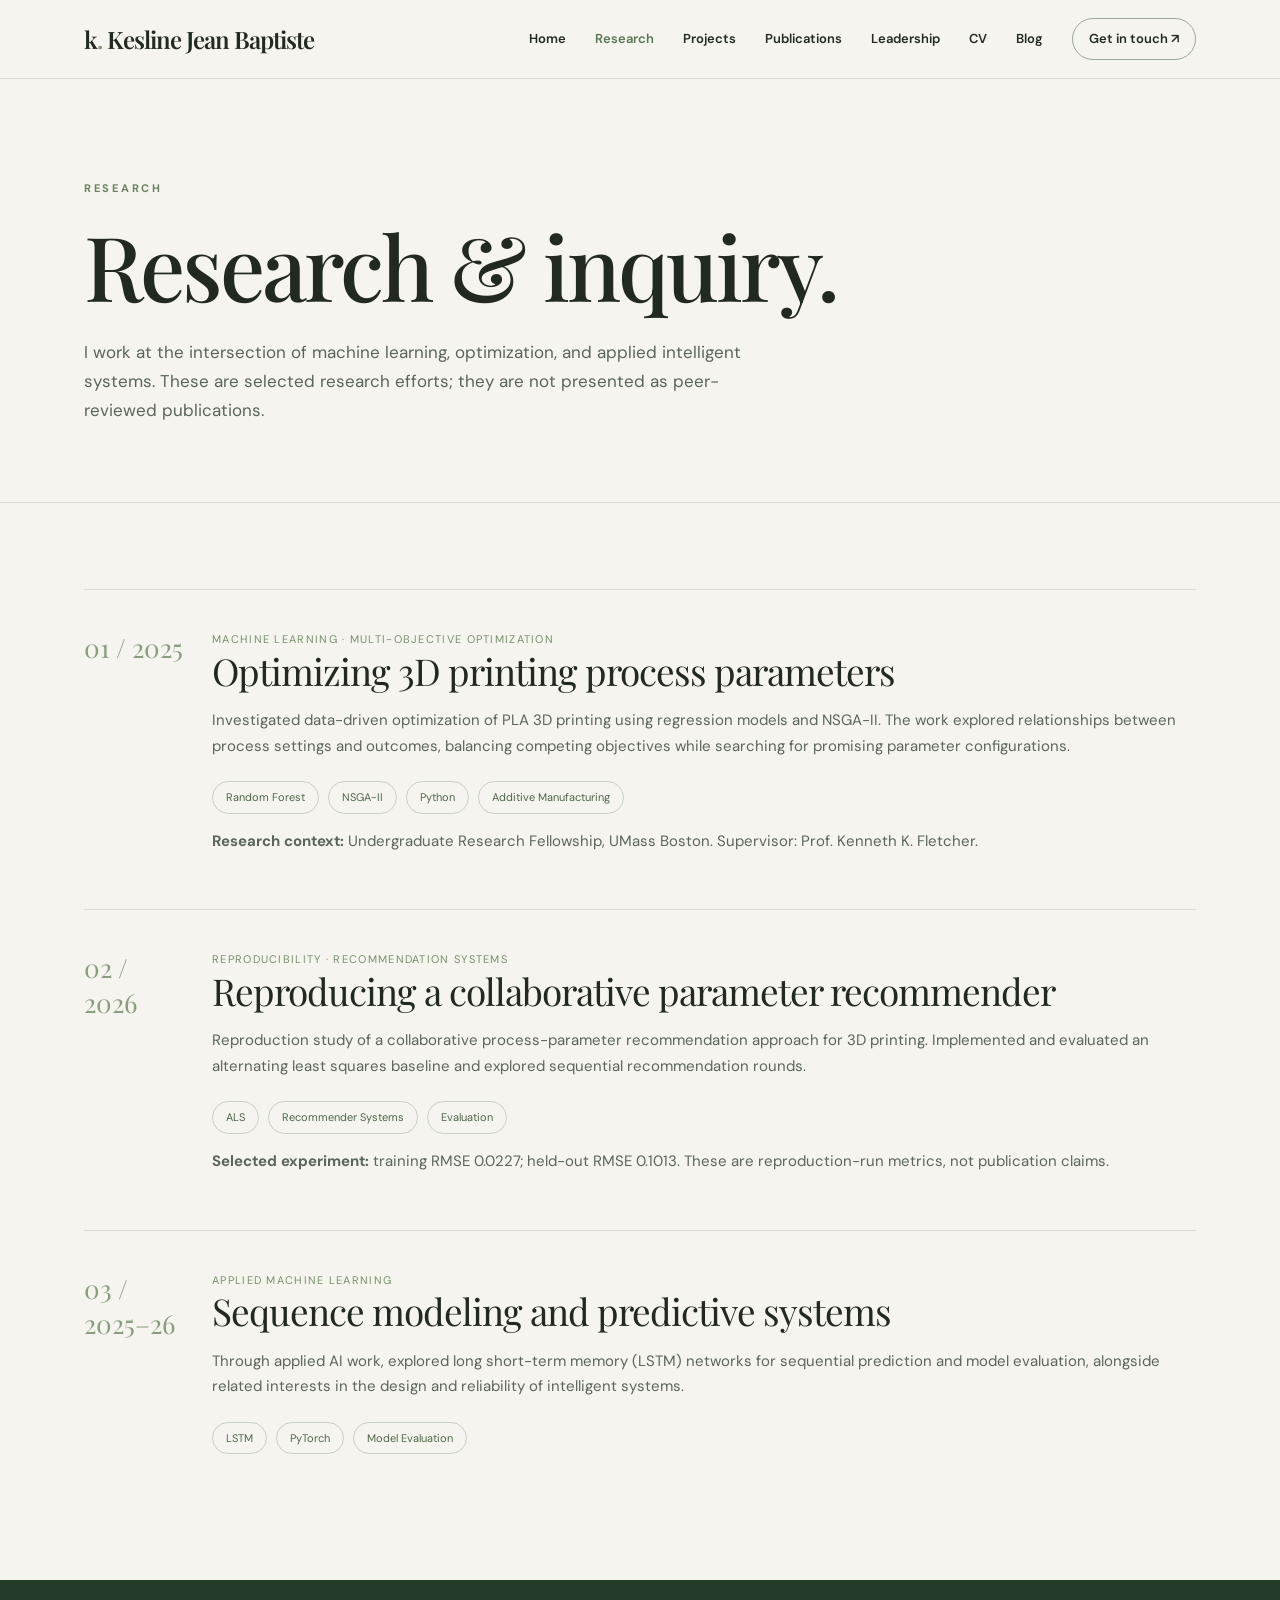
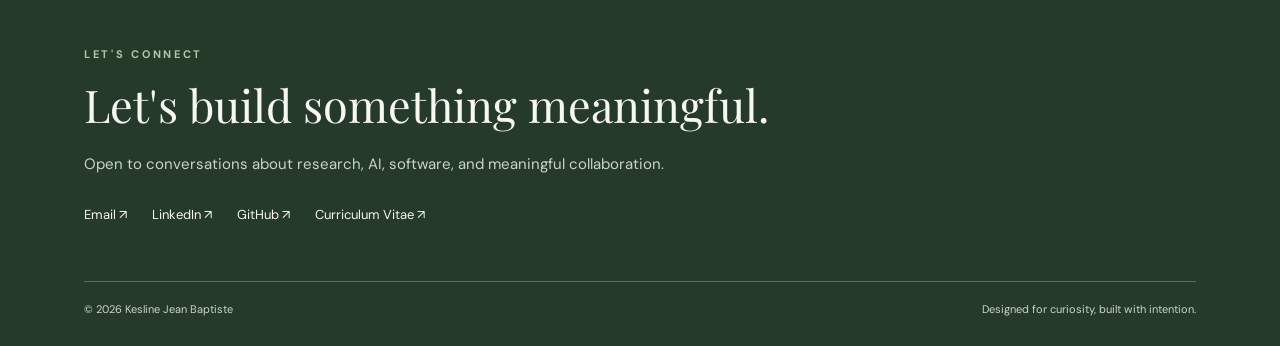
<file: research.html>
<!DOCTYPE html>
<html lang="en"><head><meta charset="utf-8"/><meta content="width=device-width,initial-scale=1" name="viewport"/><meta content="Kesline Jean Baptiste — AI, machine learning, optimization and software engineering researcher and developer." name="description"/><meta content="#f5f4ee" name="theme-color"/><title>Research | AI &amp; Computer Science</title><link href="assets/style.css" rel="stylesheet"/></head><body><header class="nav"><div class="nav-inner"><a class="brand" href="index.html">k<span>.</span> Kesline Jean Baptiste</a><button aria-label="Toggle navigation" class="menu-btn">☰</button><nav aria-label="Main navigation" class="nav-links"><a class="" href="index.html">Home</a><a class="active" href="research.html">Research</a><a class="" href="projects.html">Projects</a><a class="" href="publications.html">Publications</a><a href="leadership.html">Leadership</a><a class="" href="cv.html">CV</a><a class="" href="blog.html">Blog</a><a class="contact" href="mailto:YOUR_EMAIL@example.com">Get in touch ↗</a></nav></div></header><main><div class="container"><header class="page-head"><div class="eyebrow">RESEARCH</div><h1>Research &amp; inquiry.</h1><p>I work at the intersection of machine learning, optimization, and applied intelligent systems. These are selected research efforts; they are not presented as peer-reviewed publications.</p></header></div><section class="section"><div class="container"><div class="research-item" id="optimization"><div class="index">01 / 2025</div><div><div class="meta">MACHINE LEARNING · MULTI-OBJECTIVE OPTIMIZATION</div><h2>Optimizing 3D printing process parameters</h2><p>Investigated data-driven optimization of PLA 3D printing using regression models and NSGA-II. The work explored relationships between process settings and outcomes, balancing competing objectives while searching for promising parameter configurations.</p><div class="pill-row"><span class="pill">Random Forest</span><span class="pill">NSGA-II</span><span class="pill">Python</span><span class="pill">Additive Manufacturing</span></div><p><strong>Research context:</strong> Undergraduate Research Fellowship, UMass Boston. Supervisor: Prof. Kenneth K. Fletcher.</p></div></div><div class="research-item" id="recommenders"><div class="index">02 / 2026</div><div><div class="meta">REPRODUCIBILITY · RECOMMENDATION SYSTEMS</div><h2>Reproducing a collaborative parameter recommender</h2><p>Reproduction study of a collaborative process-parameter recommendation approach for 3D printing. Implemented and evaluated an alternating least squares baseline and explored sequential recommendation rounds.</p><div class="pill-row"><span class="pill">ALS</span><span class="pill">Recommender Systems</span><span class="pill">Evaluation</span></div><p><strong>Selected experiment:</strong> training RMSE 0.0227; held-out RMSE 0.1013. These are reproduction-run metrics, not publication claims.</p></div></div><div class="research-item" id="ml"><div class="index">03 / 2025–26</div><div><div class="meta">APPLIED MACHINE LEARNING</div><h2>Sequence modeling and predictive systems</h2><p>Through applied AI work, explored long short-term memory (LSTM) networks for sequential prediction and model evaluation, alongside related interests in the design and reliability of intelligent systems.</p><div class="pill-row"><span class="pill">LSTM</span><span class="pill">PyTorch</span><span class="pill">Model Evaluation</span></div></div></div></div></section></main><footer class="footer"><div class="container"><div class="eyebrow" style="color:#b4c5ac">LET'S CONNECT</div><h2>Let's build something meaningful.</h2><p>Open to conversations about research, AI, software, and meaningful collaboration.</p><div class="footer-links"><a href="mailto:YOUR_EMAIL@example.com">Email ↗</a><a href="https://www.linkedin.com/in/ACoAAC0dOpMBU0cs8Mscuj_RD8gCt-ywckI0emI" rel="noopener" target="_blank">LinkedIn ↗</a><a href="https://github.com/Kesline" rel="noopener" target="_blank">GitHub ↗</a><a href="cv.html">Curriculum Vitae ↗</a></div><div class="footer-bottom"><span>© 2026 Kesline Jean Baptiste</span><span>Designed for curiosity, built with intention.</span></div></div></footer><script src="assets/script.js"></script></body></html>
</file>
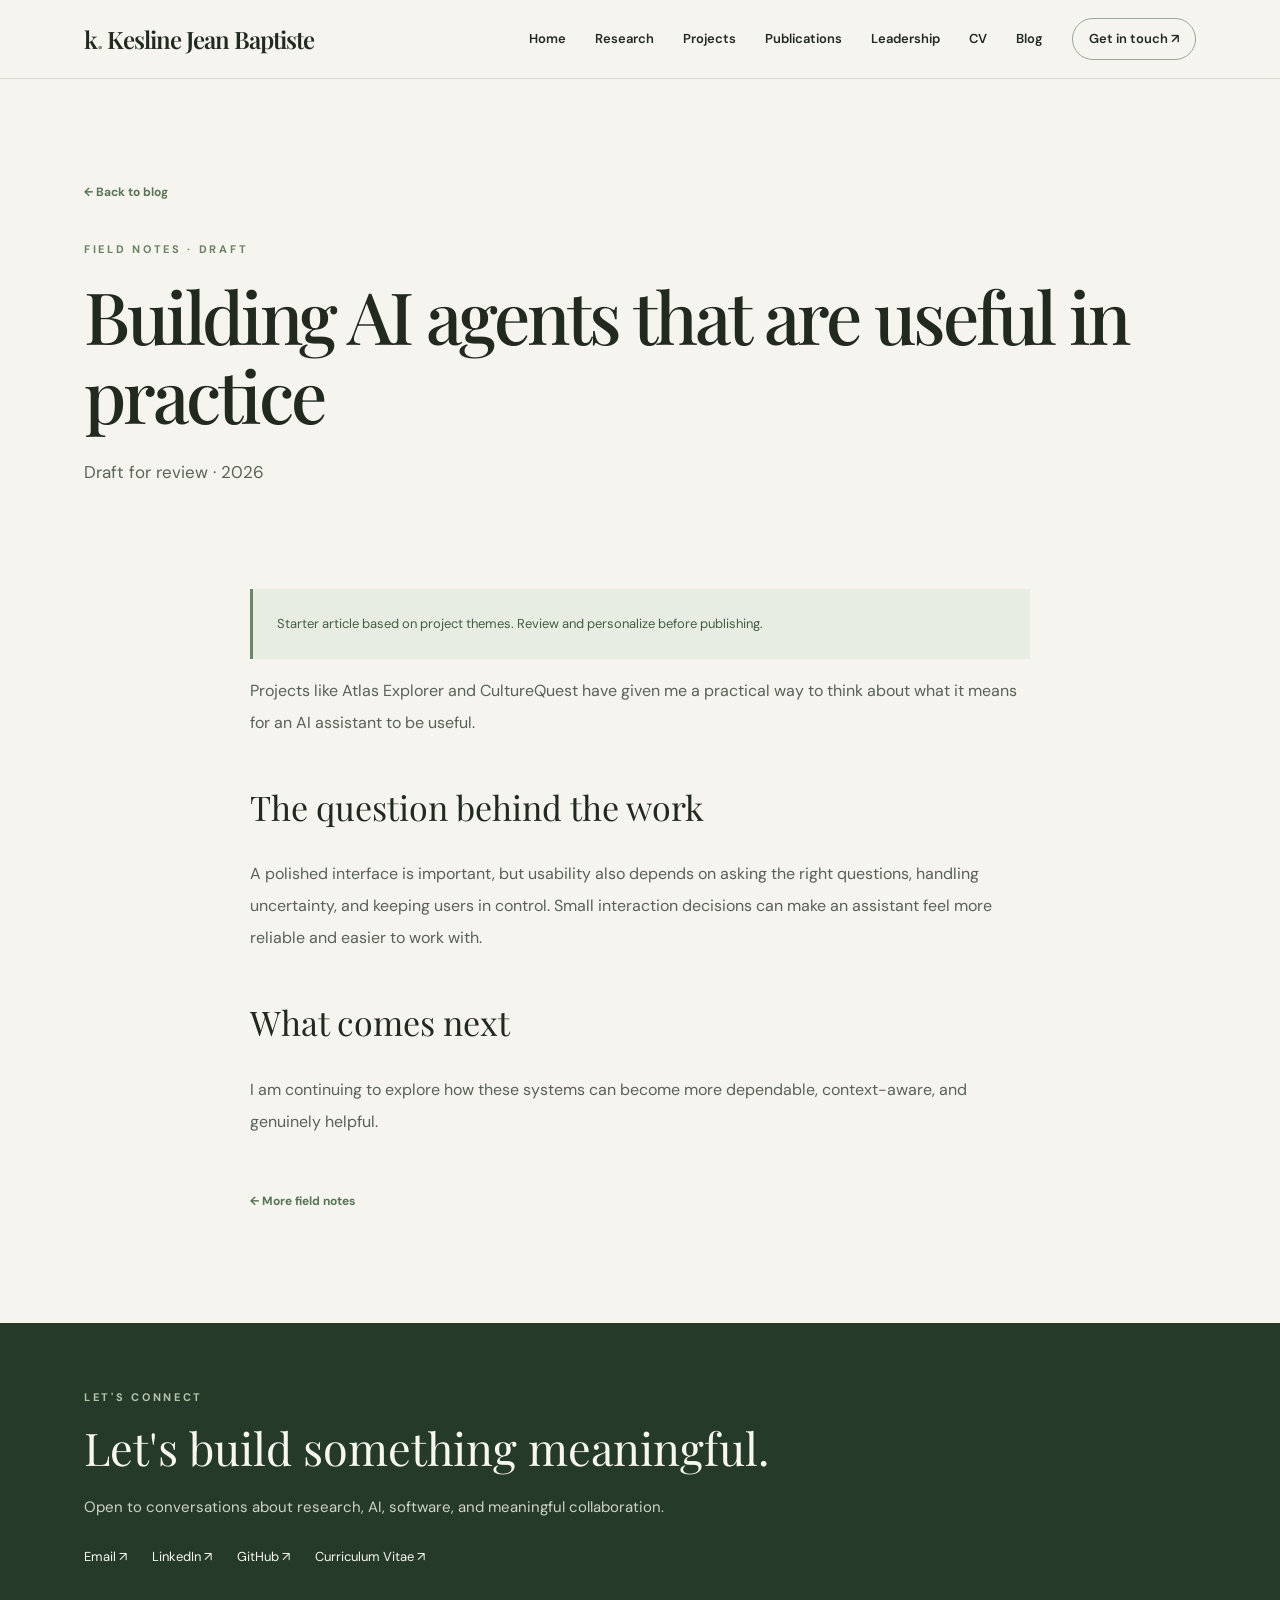
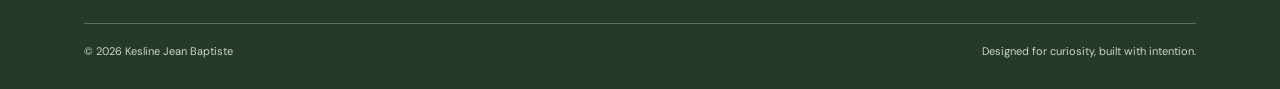
<file: blog/agents.html>
<!DOCTYPE html>
<html lang="en"><head><meta charset="utf-8"/><meta content="width=device-width,initial-scale=1" name="viewport"/><meta content="Kesline Jean Baptiste — AI, machine learning, optimization and software engineering researcher and developer." name="description"/><meta content="#f5f4ee" name="theme-color"/><title>Building AI agents that are useful in practice | AI &amp; Computer Science</title><link href="../assets/style.css" rel="stylesheet"/></head><body><header class="nav"><div class="nav-inner"><a class="brand" href="../index.html">k<span>.</span> Kesline Jean Baptiste</a><button aria-label="Toggle navigation" class="menu-btn">☰</button><nav aria-label="Main navigation" class="nav-links"><a class="" href="../index.html">Home</a><a class="" href="../research.html">Research</a><a class="" href="../projects.html">Projects</a><a class="" href="../publications.html">Publications</a><a href="../leadership.html">Leadership</a><a class="" href="../cv.html">CV</a><a class="" href="../blog.html">Blog</a><a class="contact" href="mailto:YOUR_EMAIL@example.com">Get in touch ↗</a></nav></div></header><main><div class="container"><div class="page-head"><a class="small-link" href="../blog.html">← Back to blog</a><div class="eyebrow" style="margin-top:35px">FIELD NOTES · DRAFT</div><h1 style="font-size:clamp(45px,6vw,72px)">Building AI agents that are useful in practice</h1><p>Draft for review · 2026</p></div><article class="article"><div class="notice">Starter article based on project themes. Review and personalize before publishing.</div><p>Projects like Atlas Explorer and CultureQuest have given me a practical way to think about what it means for an AI assistant to be useful.</p><h2>The question behind the work</h2><p>A polished interface is important, but usability also depends on asking the right questions, handling uncertainty, and keeping users in control. Small interaction decisions can make an assistant feel more reliable and easier to work with.</p><h2>What comes next</h2><p>I am continuing to explore how these systems can become more dependable, context-aware, and genuinely helpful.</p><div style="margin-top:50px"><a class="small-link" href="../blog.html">← More field notes</a></div></article></div></main><footer class="footer"><div class="container"><div class="eyebrow" style="color:#b4c5ac">LET'S CONNECT</div><h2>Let's build something meaningful.</h2><p>Open to conversations about research, AI, software, and meaningful collaboration.</p><div class="footer-links"><a href="mailto:YOUR_EMAIL@example.com">Email ↗</a><a href="https://www.linkedin.com/in/ACoAAC0dOpMBU0cs8Mscuj_RD8gCt-ywckI0emI" rel="noopener" target="_blank">LinkedIn ↗</a><a href="https://github.com/Kesline" rel="noopener" target="_blank">GitHub ↗</a><a href="../cv.html">Curriculum Vitae ↗</a></div><div class="footer-bottom"><span>© 2026 Kesline Jean Baptiste</span><span>Designed for curiosity, built with intention.</span></div></div></footer><script src="../assets/script.js"></script></body></html>
</file>
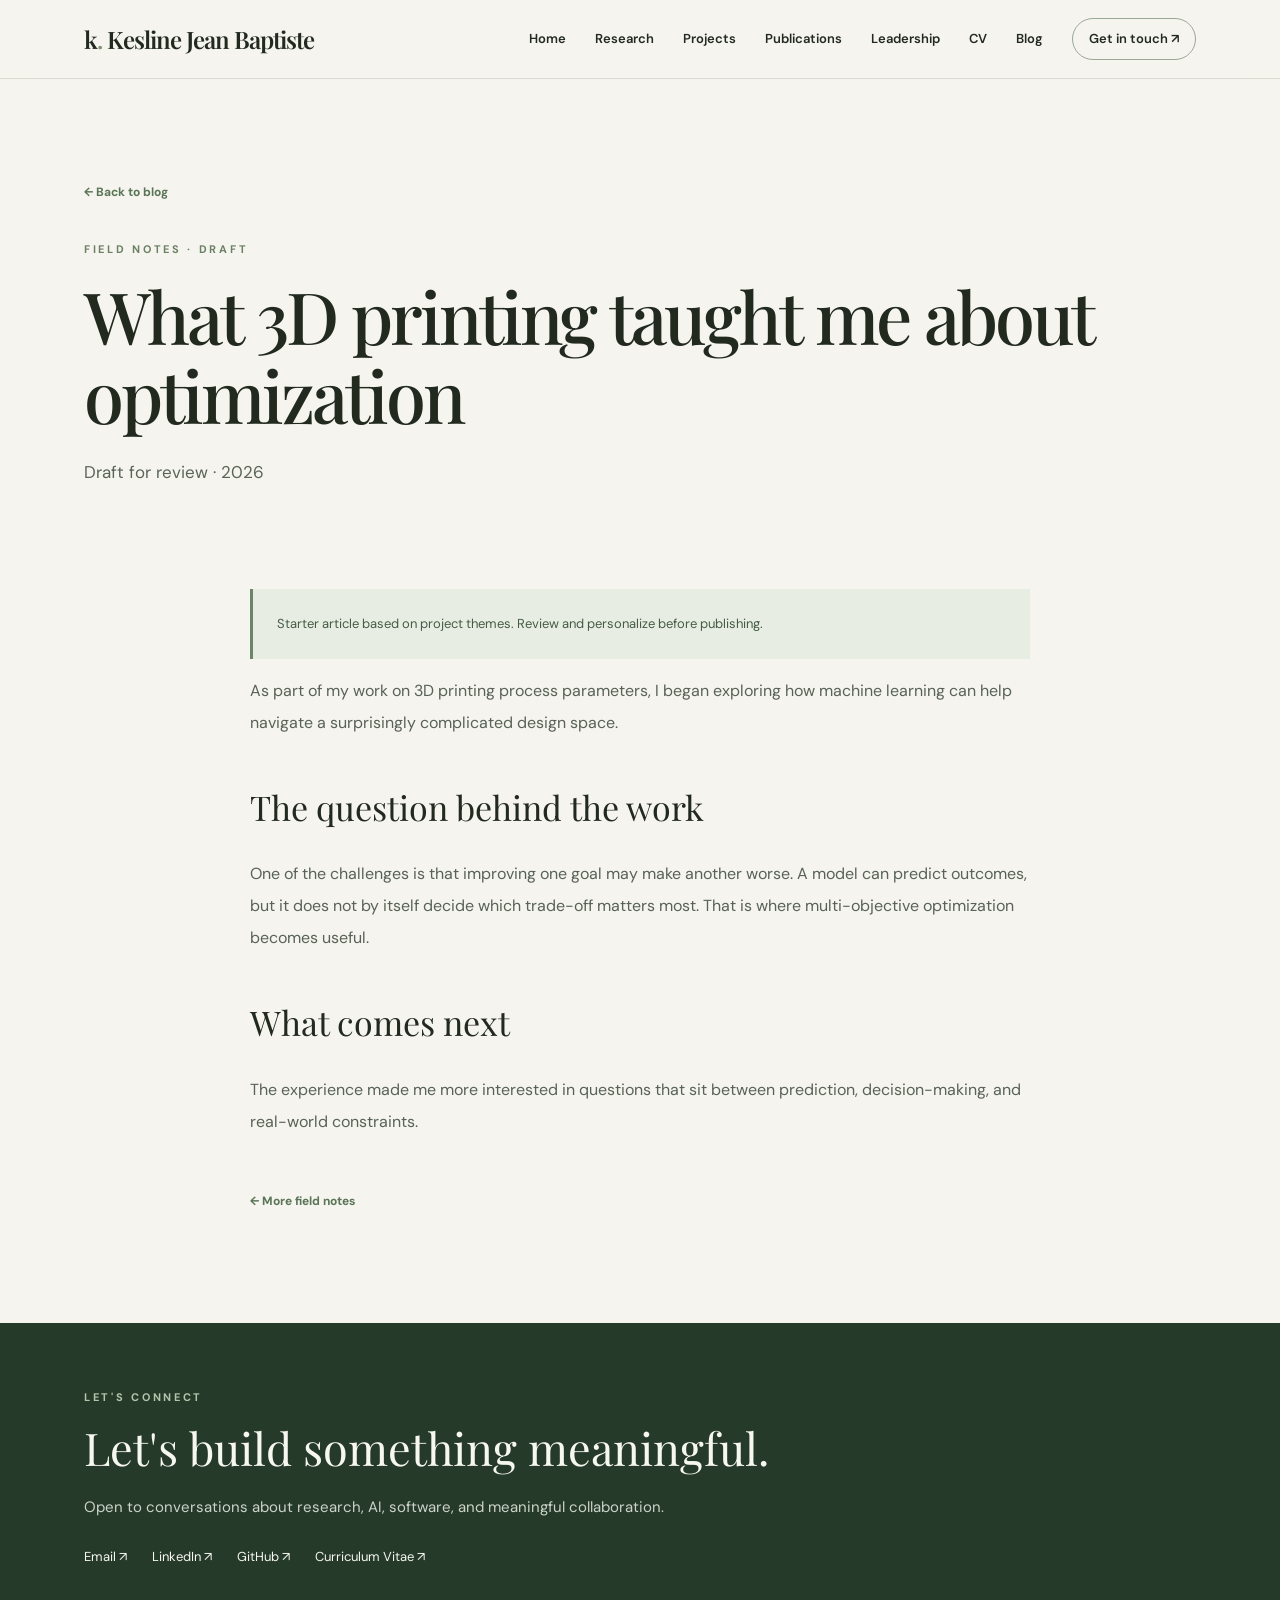
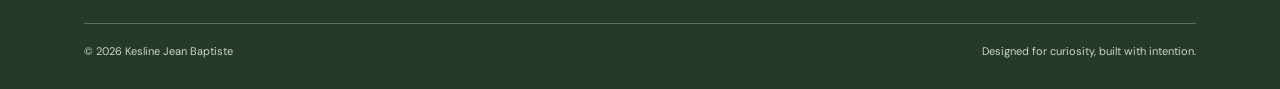
<file: blog/optimization.html>
<!DOCTYPE html>
<html lang="en"><head><meta charset="utf-8"/><meta content="width=device-width,initial-scale=1" name="viewport"/><meta content="Kesline Jean Baptiste — AI, machine learning, optimization and software engineering researcher and developer." name="description"/><meta content="#f5f4ee" name="theme-color"/><title>What 3D printing taught me about optimization | AI &amp; Computer Science</title><link href="../assets/style.css" rel="stylesheet"/></head><body><header class="nav"><div class="nav-inner"><a class="brand" href="../index.html">k<span>.</span> Kesline Jean Baptiste</a><button aria-label="Toggle navigation" class="menu-btn">☰</button><nav aria-label="Main navigation" class="nav-links"><a class="" href="../index.html">Home</a><a class="" href="../research.html">Research</a><a class="" href="../projects.html">Projects</a><a class="" href="../publications.html">Publications</a><a href="../leadership.html">Leadership</a><a class="" href="../cv.html">CV</a><a class="" href="../blog.html">Blog</a><a class="contact" href="mailto:YOUR_EMAIL@example.com">Get in touch ↗</a></nav></div></header><main><div class="container"><div class="page-head"><a class="small-link" href="../blog.html">← Back to blog</a><div class="eyebrow" style="margin-top:35px">FIELD NOTES · DRAFT</div><h1 style="font-size:clamp(45px,6vw,72px)">What 3D printing taught me about optimization</h1><p>Draft for review · 2026</p></div><article class="article"><div class="notice">Starter article based on project themes. Review and personalize before publishing.</div><p>As part of my work on 3D printing process parameters, I began exploring how machine learning can help navigate a surprisingly complicated design space.</p><h2>The question behind the work</h2><p>One of the challenges is that improving one goal may make another worse. A model can predict outcomes, but it does not by itself decide which trade-off matters most. That is where multi-objective optimization becomes useful.</p><h2>What comes next</h2><p>The experience made me more interested in questions that sit between prediction, decision-making, and real-world constraints.</p><div style="margin-top:50px"><a class="small-link" href="../blog.html">← More field notes</a></div></article></div></main><footer class="footer"><div class="container"><div class="eyebrow" style="color:#b4c5ac">LET'S CONNECT</div><h2>Let's build something meaningful.</h2><p>Open to conversations about research, AI, software, and meaningful collaboration.</p><div class="footer-links"><a href="mailto:YOUR_EMAIL@example.com">Email ↗</a><a href="https://www.linkedin.com/in/ACoAAC0dOpMBU0cs8Mscuj_RD8gCt-ywckI0emI" rel="noopener" target="_blank">LinkedIn ↗</a><a href="https://github.com/Kesline" rel="noopener" target="_blank">GitHub ↗</a><a href="../cv.html">Curriculum Vitae ↗</a></div><div class="footer-bottom"><span>© 2026 Kesline Jean Baptiste</span><span>Designed for curiosity, built with intention.</span></div></div></footer><script src="../assets/script.js"></script></body></html>
</file>
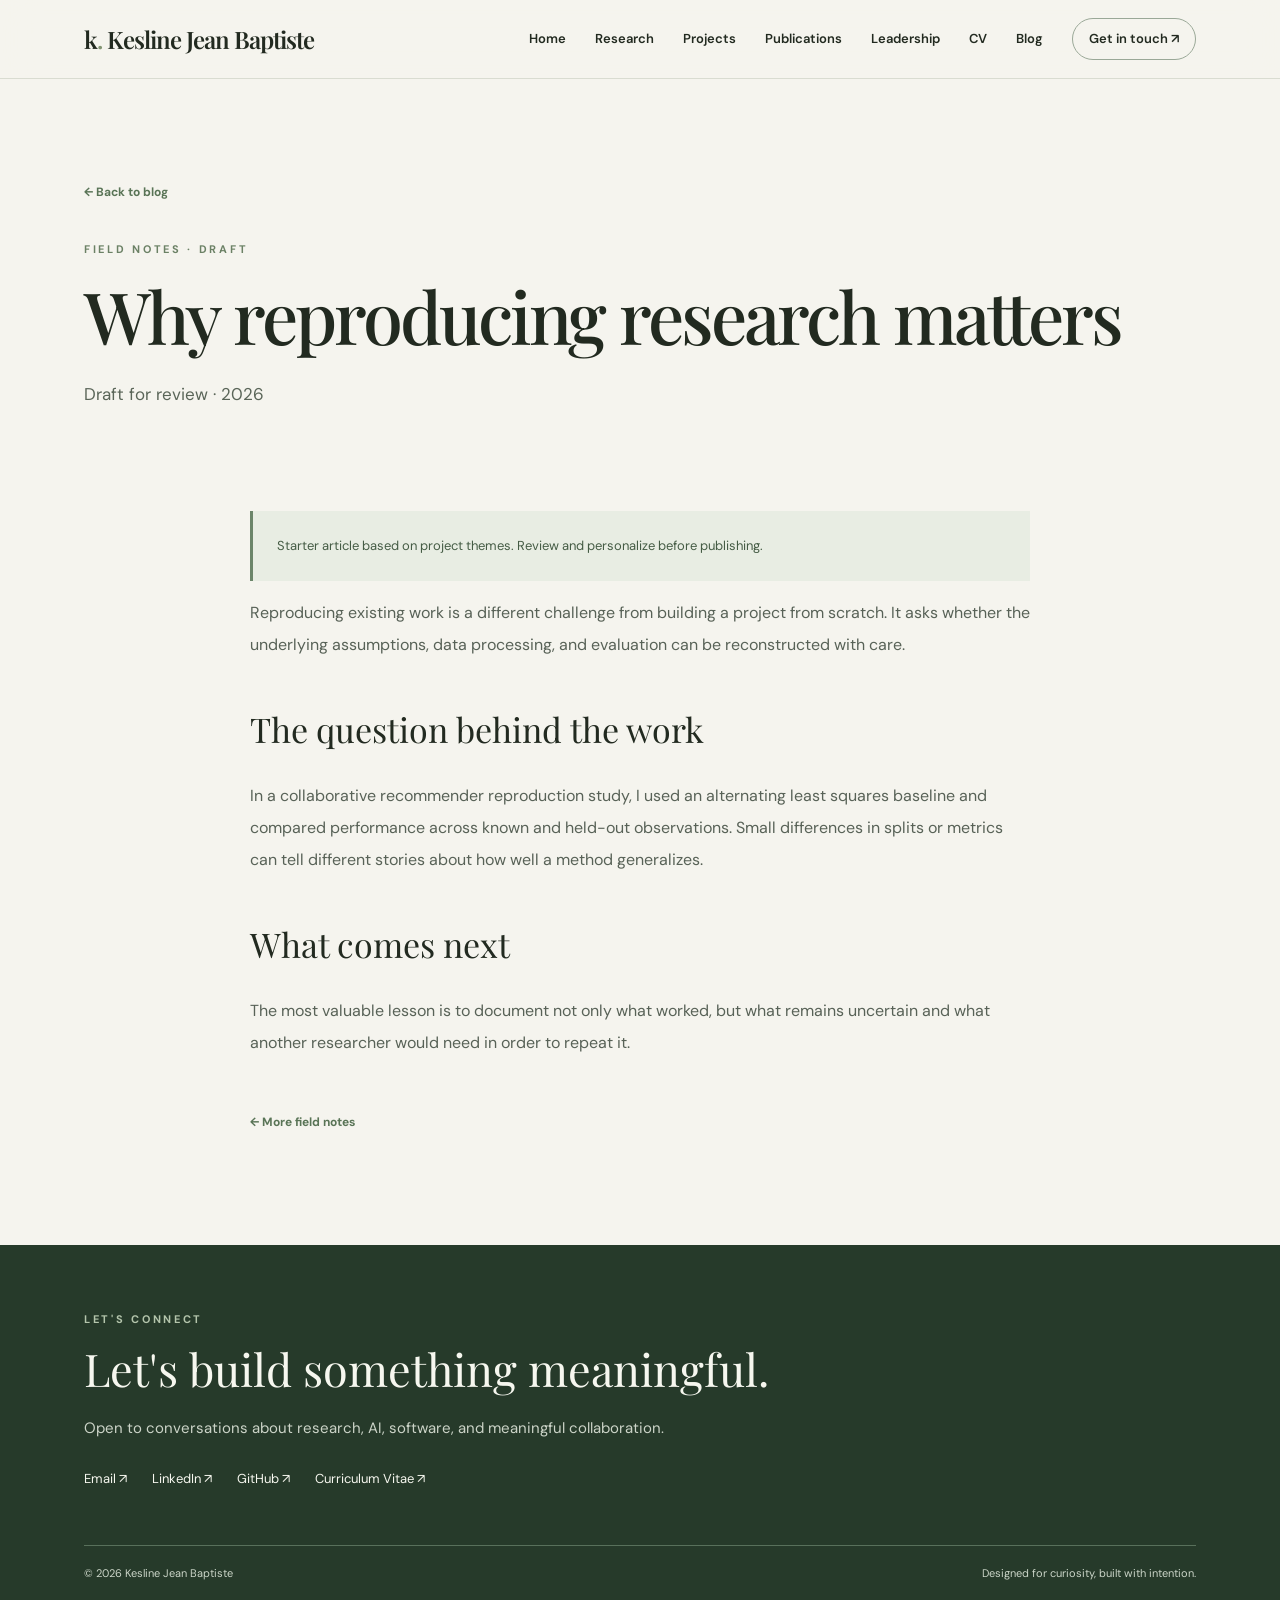
<file: blog/reproducibility.html>
<!DOCTYPE html>
<html lang="en"><head><meta charset="utf-8"/><meta content="width=device-width,initial-scale=1" name="viewport"/><meta content="Kesline Jean Baptiste — AI, machine learning, optimization and software engineering researcher and developer." name="description"/><meta content="#f5f4ee" name="theme-color"/><title>Why reproducing research matters | AI &amp; Computer Science</title><link href="../assets/style.css" rel="stylesheet"/></head><body><header class="nav"><div class="nav-inner"><a class="brand" href="../index.html">k<span>.</span> Kesline Jean Baptiste</a><button aria-label="Toggle navigation" class="menu-btn">☰</button><nav aria-label="Main navigation" class="nav-links"><a class="" href="../index.html">Home</a><a class="" href="../research.html">Research</a><a class="" href="../projects.html">Projects</a><a class="" href="../publications.html">Publications</a><a href="../leadership.html">Leadership</a><a class="" href="../cv.html">CV</a><a class="" href="../blog.html">Blog</a><a class="contact" href="mailto:YOUR_EMAIL@example.com">Get in touch ↗</a></nav></div></header><main><div class="container"><div class="page-head"><a class="small-link" href="../blog.html">← Back to blog</a><div class="eyebrow" style="margin-top:35px">FIELD NOTES · DRAFT</div><h1 style="font-size:clamp(45px,6vw,72px)">Why reproducing research matters</h1><p>Draft for review · 2026</p></div><article class="article"><div class="notice">Starter article based on project themes. Review and personalize before publishing.</div><p>Reproducing existing work is a different challenge from building a project from scratch. It asks whether the underlying assumptions, data processing, and evaluation can be reconstructed with care.</p><h2>The question behind the work</h2><p>In a collaborative recommender reproduction study, I used an alternating least squares baseline and compared performance across known and held-out observations. Small differences in splits or metrics can tell different stories about how well a method generalizes.</p><h2>What comes next</h2><p>The most valuable lesson is to document not only what worked, but what remains uncertain and what another researcher would need in order to repeat it.</p><div style="margin-top:50px"><a class="small-link" href="../blog.html">← More field notes</a></div></article></div></main><footer class="footer"><div class="container"><div class="eyebrow" style="color:#b4c5ac">LET'S CONNECT</div><h2>Let's build something meaningful.</h2><p>Open to conversations about research, AI, software, and meaningful collaboration.</p><div class="footer-links"><a href="mailto:YOUR_EMAIL@example.com">Email ↗</a><a href="https://www.linkedin.com/in/ACoAAC0dOpMBU0cs8Mscuj_RD8gCt-ywckI0emI" rel="noopener" target="_blank">LinkedIn ↗</a><a href="https://github.com/Kesline" rel="noopener" target="_blank">GitHub ↗</a><a href="../cv.html">Curriculum Vitae ↗</a></div><div class="footer-bottom"><span>© 2026 Kesline Jean Baptiste</span><span>Designed for curiosity, built with intention.</span></div></div></footer><script src="../assets/script.js"></script></body></html>
</file>
<file: assets/style.css>
@import url('https://fonts.googleapis.com/css2?family=DM+Sans:wght@400;500;600;700&family=Playfair+Display:wght@400;500;600&display=swap');
:root{--bg:#f5f4ee;--ink:#222a20;--muted:#697064;--green:#3e5140;--olive:#8d9980;--line:#d9dcd1;--white:#fffef9;--accent:#d9e0cc}*{box-sizing:border-box}html{scroll-behavior:smooth}body{margin:0;background:var(--bg);color:var(--ink);font:15px/1.7 'DM Sans',sans-serif}a{color:inherit;text-decoration:none}a:hover{color:#657b59}button{font:inherit}::selection{background:#d0dec7}.container{max-width:1200px;padding:0 44px;margin:auto}.nav{position:sticky;top:0;z-index:30;background:#f5f4eef2;backdrop-filter:blur(18px);border-bottom:1px solid var(--line)}.nav-inner{max-width:1200px;margin:auto;padding:18px 44px;display:flex;align-items:center;justify-content:space-between;gap:20px}.brand{font-family:'Playfair Display',serif;font-size:24px;font-weight:600;letter-spacing:-1px}.brand span{color:#839573}.nav-links{display:flex;align-items:center;gap:29px;font-size:13px;font-weight:600}.nav-links a.active{color:#5a7655}.nav-links .contact{border:1px solid #9aa897;padding:9px 16px;border-radius:50px}.menu-btn{display:none;border:0;background:none;font-size:25px}.hero{padding:112px 0 100px;min-height:670px;display:grid;grid-template-columns:minmax(0,1.4fr) minmax(280px,.6fr);align-items:center;gap:70px}.eyebrow{font-size:11px;letter-spacing:2.7px;text-transform:uppercase;color:#6b8165;font-weight:700}.hero h1,.page-head h1{font:500 clamp(56px,6.2vw,94px)/1.09 'Playfair Display',serif;letter-spacing:-3px;margin:18px 0 25px}.hero h1 em{font-weight:400;color:#7e9074}.lead{color:#4e574c;font-size:17px;line-height:1.9;max-width:620px}.hero-actions{display:flex;flex-wrap:wrap;gap:12px;margin-top:35px}.btn{display:inline-flex;gap:13px;align-items:center;justify-content:center;border-radius:40px;padding:12px 21px;font-size:13px;font-weight:700;transition:.2s;border:1px solid var(--green);background:var(--green);color:white}.btn:hover{background:#536d53;color:white;transform:translateY(-2px)}.btn.secondary{background:transparent;color:var(--green)}.btn.secondary:hover{background:#e6ebdf}.portrait-block{aspect-ratio:4/5;background:#dfe3d7;border-radius:180px 180px 12px 12px;position:relative;overflow:hidden;display:flex;flex-direction:column;justify-content:center;align-items:center}.portrait-block:after{content:'';position:absolute;inset:18px;border:1px solid #bcc6b5;border-radius:170px 170px 8px 8px}.monogram{font:500 clamp(90px,13vw,150px)/1 'Playfair Display',serif;color:#6e856c;letter-spacing:-12px;z-index:2}.portrait-note{font-size:11px;letter-spacing:2px;color:#597158;text-transform:uppercase;z-index:2;margin-top:25px}.section{padding:86px 0;border-top:1px solid var(--line)}.section-top{display:flex;justify-content:space-between;align-items:end;gap:30px;margin-bottom:40px}.section h2,.section-title{font:500 clamp(35px,4vw,55px)/1.2 'Playfair Display',serif;letter-spacing:-1px;margin:10px 0}.small-link{font-weight:700;font-size:12px;white-space:nowrap;color:#597456}.small-link:hover{text-decoration:underline}.intro-columns{display:grid;grid-template-columns:1fr 1fr;gap:80px}.intro-columns p{font-size:16px;color:#596257}.pill-row{display:flex;gap:9px;flex-wrap:wrap;margin-top:22px}.pill{border:1px solid #c8d0c1;border-radius:30px;padding:6px 13px;font-size:11px;color:#50664a}.landscape{background:#e8ebe1;border-radius:24px;min-height:310px;position:relative;overflow:hidden;padding:35px;display:flex;align-items:center;justify-content:center}.landscape::before,.landscape::after{content:'';position:absolute;border:1px solid #c4d0be;border-radius:50%;width:530px;height:530px}.landscape::after{width:310px;height:310px}.landscape-inner{display:flex;gap:14px;justify-content:center;align-items:center;flex-wrap:wrap;max-width:850px;z-index:1}.bubble{border-radius:70px;padding:15px 22px;background:#fffdf6b5;border:1px solid #c3ceba;color:#344b36;box-shadow:0 8px 35px #536e4a0a;transition:.25s;font-size:13px}.bubble:hover{transform:translateY(-5px);background:#354c38;color:#fff}.bubble.lg{padding:24px 30px;font:22px 'Playfair Display',serif}.cards{display:grid;grid-template-columns:repeat(3,1fr);gap:17px}.card{min-height:310px;padding:30px;border:1px solid var(--line);background:#fffdf8;border-radius:12px;transition:.2s;display:flex;flex-direction:column}.card:hover{border-color:#a5b6a1;transform:translateY(-4px);box-shadow:0 15px 30px #233c2010}.card-num{font-size:11px;color:#7b8d74;letter-spacing:1px}.card h3{font:500 27px/1.25 'Playfair Display',serif;margin:22px 0 15px}.card p{color:#646d60;font-size:13px;margin:0 0 20px}.card .more{margin-top:auto;color:#486447;font-size:12px;font-weight:700}.meta{font-size:11px;letter-spacing:1.3px;text-transform:uppercase;color:#78906e}.timeline{border-top:1px solid var(--line)}.timeline-row{display:grid;grid-template-columns:130px 1fr auto;gap:25px;padding:25px 0;border-bottom:1px solid var(--line);align-items:start}.timeline-row time{font-size:12px;color:#78826f}.timeline-row strong{font-size:15px}.timeline-row p{color:#657064;font-size:13px;margin:4px 0}.footer{background:#263a2a;color:#f6f7ef;padding:65px 0 28px}.footer h2{font:45px 'Playfair Display',serif;margin:10px 0 18px}.footer p{color:#ccd4c8}.footer-links{display:flex;gap:25px;flex-wrap:wrap;margin:26px 0 55px;font-size:13px}.footer-bottom{padding-top:18px;border-top:1px solid #58705b;color:#cbd5c8;font-size:11px;display:flex;justify-content:space-between}.page-head{padding:100px 0 60px}.page-head h1{font-size:clamp(60px,7vw,90px)}.page-head p{max-width:670px;color:#5a6558;font-size:17px}.content-grid{display:grid;grid-template-columns:2fr 1fr;gap:70px}.research-item{display:grid;grid-template-columns:100px 1fr;gap:28px;padding:40px 0;border-top:1px solid var(--line)}.research-item .index{font:26px 'Playfair Display',serif;color:#8b9d81}.research-item h2{font:37px/1.2 'Playfair Display',serif;margin:0 0 12px}.research-item p{color:#5b655b}.research-item a{color:#3e6540;font-weight:700;font-size:13px}.article{max-width:780px;margin:0 auto;padding:25px 0 110px}.article h2{font:34px 'Playfair Display',serif;margin-top:45px}.article p{font-size:16px;line-height:2;color:#586257}.article .date{font-size:12px;color:#809077}.notice{padding:24px;background:#e8ede3;border-left:3px solid #6b8569;color:#455c45;font-size:13px}.filterbar{display:flex;gap:8px;flex-wrap:wrap;margin-bottom:25px}.filter{background:transparent;border:1px solid #c5cfc0;border-radius:30px;padding:8px 16px;color:#52644d;cursor:pointer;font-size:12px}.filter.selected{background:#354d39;color:white}.project-card[hidden]{display:none}.cv-header{display:flex;justify-content:space-between;align-items:center;gap:15px}.cv-block{padding:23px 0;border-bottom:1px solid var(--line)}.cv-block h2{font:29px 'Playfair Display',serif}.cv-entry{margin:20px 0}.cv-entry h3{margin:0;font-size:15px}.cv-entry small{color:#788673}.cv-entry p{margin:5px 0;color:#5f695d;font-size:13px}.pub-card{padding:30px;background:#fffdf8;border:1px solid var(--line);border-radius:10px;margin-bottom:20px}.pub-card h2{font:27px 'Playfair Display',serif;margin:8px 0}.pub-card p{color:#677165}.post-row{display:grid;grid-template-columns:140px 1fr 30px;gap:25px;padding:33px 0;border-top:1px solid var(--line);align-items:start}.post-row h2{font:30px 'Playfair Display',serif;margin:0 0 7px}.post-row p{color:#657064;font-size:13px;margin:0}.post-row time{font-size:12px;color:#74836f}@media(max-width:800px){.container{padding:0 23px}.nav-inner{padding:15px 23px}.menu-btn{display:block}.nav-links{display:none;position:absolute;top:64px;left:0;right:0;background:var(--bg);padding:22px;flex-direction:column;align-items:flex-start;border-bottom:1px solid var(--line)}.nav-links.open{display:flex}.hero{grid-template-columns:1fr;padding:75px 0;gap:45px;min-height:0}.hero h1{font-size:58px}.portrait-block{max-width:350px;min-height:330px}.cards{grid-template-columns:1fr}.intro-columns,.content-grid{grid-template-columns:1fr;gap:12px}.section{padding:65px 0}.section-top{align-items:start;flex-direction:column}.timeline-row{grid-template-columns:85px 1fr;gap:10px}.timeline-row>a{grid-column:2}.research-item{grid-template-columns:1fr;gap:8px}.post-row{grid-template-columns:1fr 25px;gap:8px}.post-row time{grid-column:1}.footer-bottom{display:block}.page-head{padding:65px 0 40px}}@media print{.nav,.footer,.btn,.menu-btn,.no-print{display:none!important}body{background:white;color:#111;font-size:12px}.container{max-width:100%;padding:0 15px}.page-head{padding:10px 0}.page-head h1{font-size:40px}.section{padding:15px 0}.cv-block{break-inside:avoid}}

/* Program management and global engagement */
.hero h1 em,.page-head h1 em{font-style:italic;color:#7e9074}.feature-stack{display:grid;gap:10px}.feature-link{display:block;background:#fffdf8;border:1px solid var(--line);padding:18px 22px;border-radius:12px;transition:.2s}.feature-link:hover{border-color:#9aaa91;transform:translateX(3px)}.feature-link h3{font:24px 'Playfair Display',serif;margin:5px 0}.feature-link p{font-size:13px;color:var(--muted);margin:0}.detail-list{padding-left:20px;color:#566251;line-height:2}.small-note{font-size:12px;color:#788574}.experience-grid{display:grid;gap:25px}.experience-card{display:grid;grid-template-columns:minmax(250px,.85fr) minmax(0,1.15fr);border:1px solid var(--line);border-radius:16px;overflow:hidden;background:var(--white);scroll-margin-top:85px}.experience-visual{min-height:315px;display:flex;flex-direction:column;align-items:center;justify-content:center;gap:45px;position:relative;overflow:hidden;background:#dce2d4;color:#4a664a}.experience-visual:before,.experience-visual:after{content:'';position:absolute;inset:26px;border:1px solid #b7c4af;border-radius:170px 170px 20px 20px}.experience-visual:after{inset:54px 60px;border-radius:50%;opacity:.6}.experience-symbol{font:56px 'Playfair Display',serif;letter-spacing:-3px;z-index:1}.experience-visual-caption{z-index:1;font-size:10px;letter-spacing:2px;font-weight:700}.summit-visual{background:#d8ded7;color:#36504b}.campus-visual{background:#e5e1d3;color:#675d48}.campus-visual .experience-symbol{font-size:38px}.experience-copy{padding:38px 45px}.experience-copy h3{font:35px/1.2 'Playfair Display',serif;margin:13px 0 20px}.experience-copy p{color:#5c675b;font-size:14px}.experience-copy .pill-row{margin-top:25px}@media(max-width:800px){.experience-card{grid-template-columns:1fr}.experience-visual{min-height:205px}.experience-copy{padding:27px}.experience-copy h3{font-size:29px}}


/* Editorial CV layout inspired by the supplied reference */
body.cv-page{background:#f6f3e9;color:#273c2e;font-size:15px;line-height:1.7}
.cv-page .nav{background:#596b45;border:0;backdrop-filter:none}.cv-page .nav-inner{max-width:1340px;padding:20px 44px}.cv-page .brand,.cv-page .nav-links a{color:#f9f7ed}.cv-page .brand span{color:#f5f2e6}.cv-page .nav-links a.active{color:#fff;border-bottom:1px solid #fff;padding-bottom:8px}.cv-page .nav-links .contact{border-color:#9cab88}.cv-page .menu-btn{color:white}
.cv-layout{max-width:1340px;margin:0 auto;padding:45px 44px 100px;display:grid;grid-template-columns:218px minmax(0,1fr);gap:60px}
.cv-sidebar{position:relative}.cv-sidebar-inner{position:sticky;top:125px;border-left:1px solid #c9d0c0;display:grid;gap:5px;padding-left:20px}.cv-sidebar a{display:block;padding:5px 0;color:#64735a;font-size:14px}.cv-sidebar a:hover{color:#263b2b}
.cv-content{min-width:0}.cv-intro{padding:2px 0 35px;border-bottom:1px solid #cdd3c5}.cv-intro .cv-overline{color:#748466;text-transform:uppercase;letter-spacing:2px;font-size:11px;font-weight:700}.cv-intro h1{font:500 clamp(50px,5vw,74px)/1.12 'Playfair Display',serif;letter-spacing:-2px;margin:13px 0}.cv-intro p{max-width:850px;font-size:16px;color:#55644f}.cv-contact-links{display:flex;flex-wrap:wrap;gap:15px 25px;font-size:13px;margin-top:18px}.cv-contact-links a{color:#3e6345;text-decoration:underline;text-underline-offset:4px}.cv-actions{margin-top:26px;display:flex;gap:12px;flex-wrap:wrap}.cv-actions .btn.secondary{color:#405941;border-color:#a9b8a0}
.cv-group{padding:45px 0 28px;border-bottom:1px solid #cbd2c5;scroll-margin-top:105px}.cv-group h2{font:500 clamp(29px,3.2vw,40px)/1.2 'Playfair Display',serif;letter-spacing:-.7px;margin:0 0 28px;padding-bottom:12px;border-bottom:1px solid #cbd2c5}.cv-group .text{font-size:15px;color:#53634f}.cv-record{display:grid;grid-template-columns:minmax(0,1fr) 175px;gap:20px;padding:15px 0 26px}.cv-record:not(:last-child){border-bottom:0}.cv-record h3{font-size:17px;font-weight:600;line-height:1.4;margin:0 0 5px;color:#2b4031}.cv-record .affiliation{font-size:14px;color:#5e705a;margin:0 0 12px}.cv-record .dates{color:#71816b;text-align:right;font-size:13px;line-height:1.7}.cv-record ul{margin:10px 0 0;padding-left:22px;color:#5b6a57}.cv-record li{padding-left:2px;margin:6px 0}.cv-list p{margin:0 0 18px;color:#53634f}.cv-list strong{color:#2c4536}.cv-footnote{font-size:12px;color:#778573;margin-top:24px}
.cv-page .footer{background:#596b45}.cv-page .footer h2{font-size:37px}.cv-page .footer .container{max-width:1340px}
@media(max-width:900px){.cv-layout{grid-template-columns:1fr;gap:25px;padding:32px 24px 70px}.cv-sidebar{overflow:auto}.cv-sidebar-inner{position:static;border-left:none;border-bottom:1px solid #c9d0c0;display:flex;gap:16px;padding:0 0 12px;overflow:auto;white-space:nowrap}.cv-sidebar a{flex-shrink:0}.cv-page .nav-links{background:#596b45}.cv-record{grid-template-columns:1fr;gap:3px}.cv-record .dates{text-align:left;grid-row:1}.cv-group{scroll-margin-top:85px}.cv-page .nav-inner{padding:15px 23px}}
@media print{.cv-page .nav,.cv-page .footer,.cv-sidebar,.cv-actions{display:none!important}.cv-layout{display:block;padding:0;margin:0;max-width:none}.cv-group{padding:20px 0 12px;break-inside:avoid}.cv-group h2{font-size:25px}.cv-intro h1{font-size:36px}.cv-record{break-inside:avoid}.cv-contact-links{font-size:11px}body.cv-page{background:white}}
</file>
